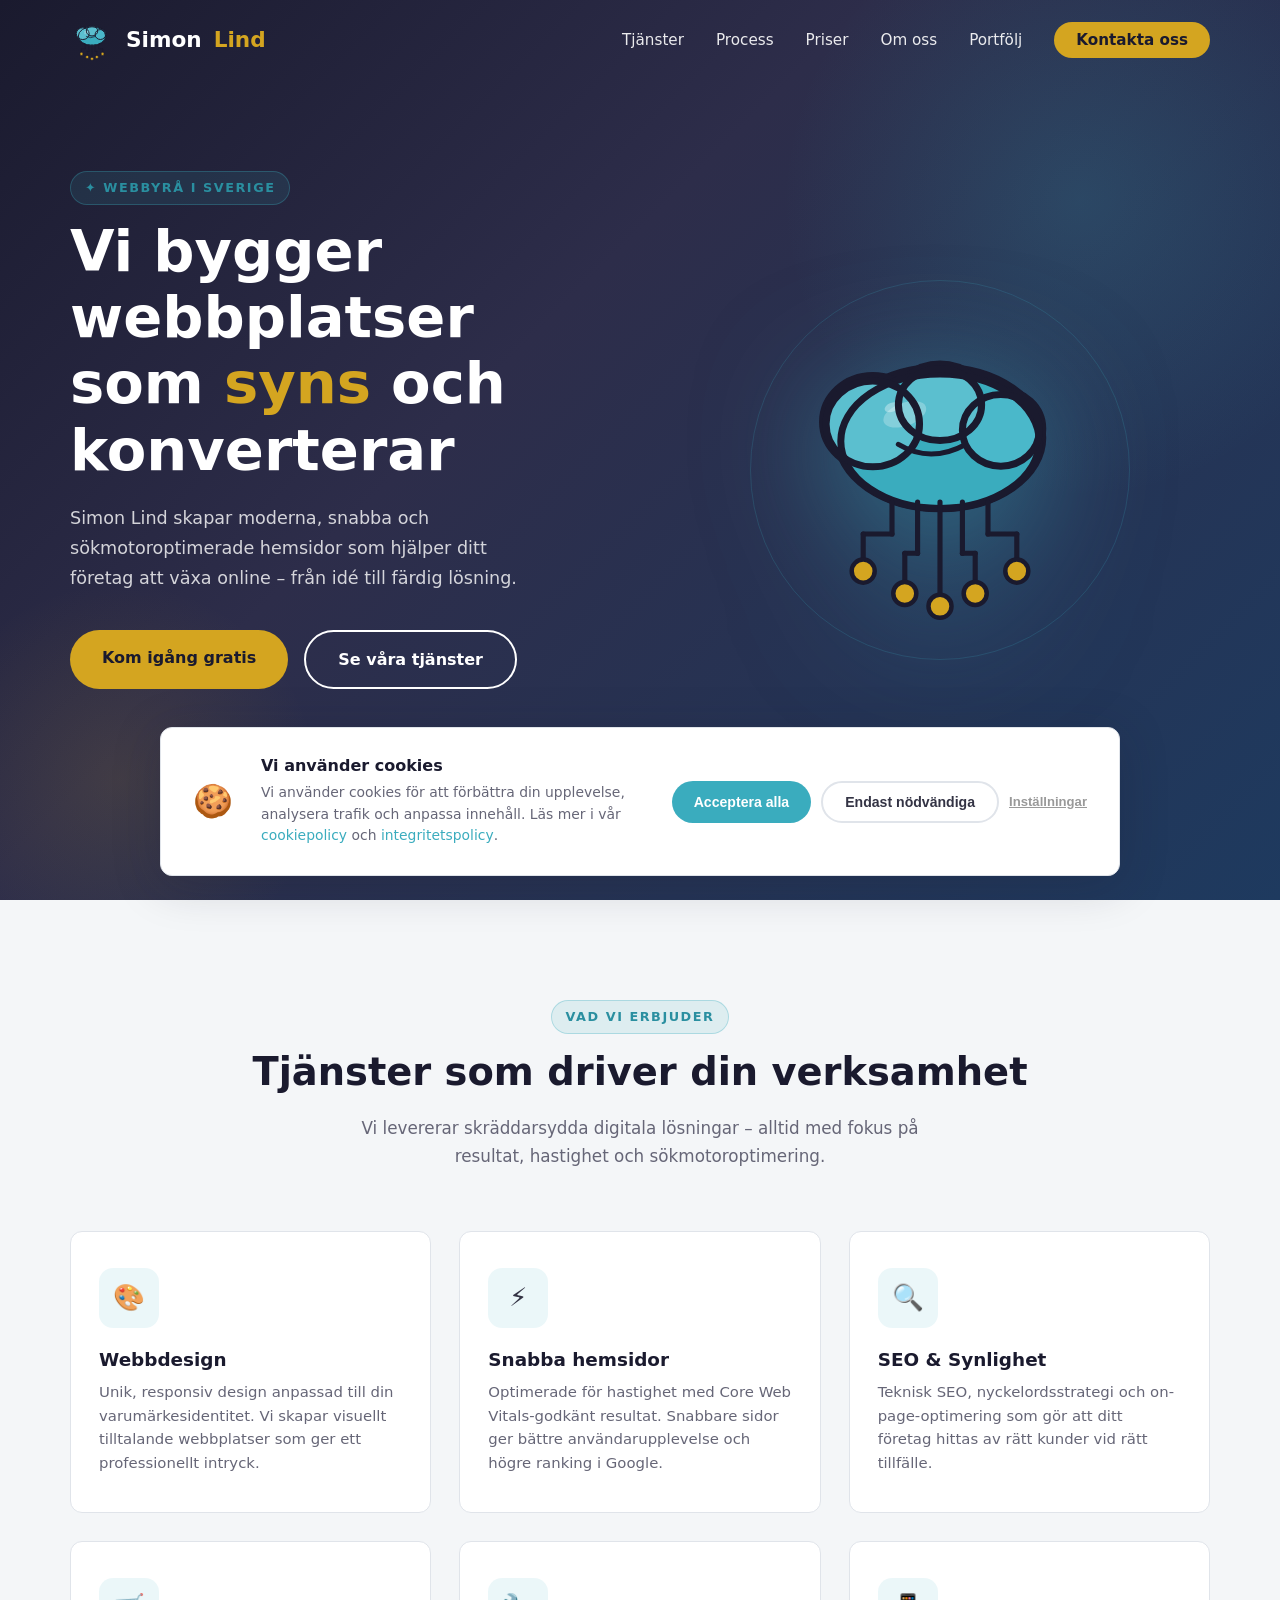
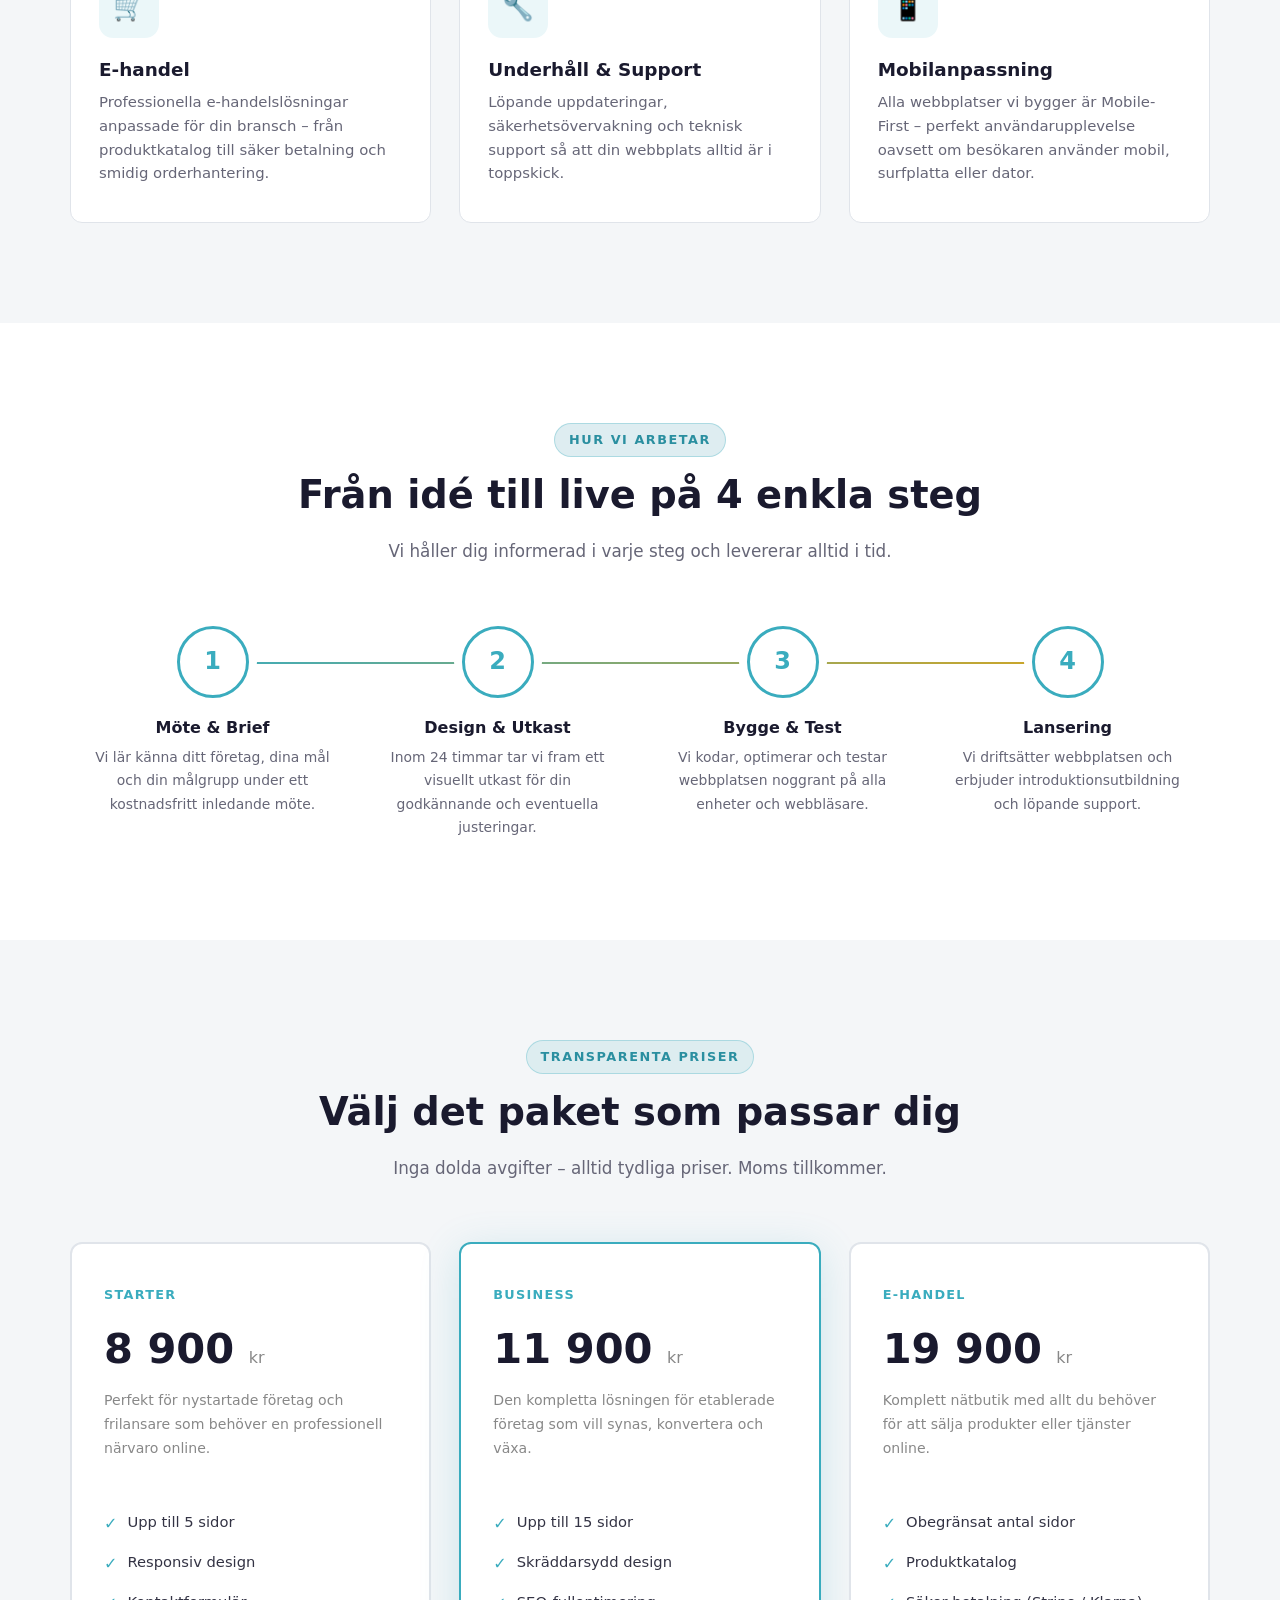
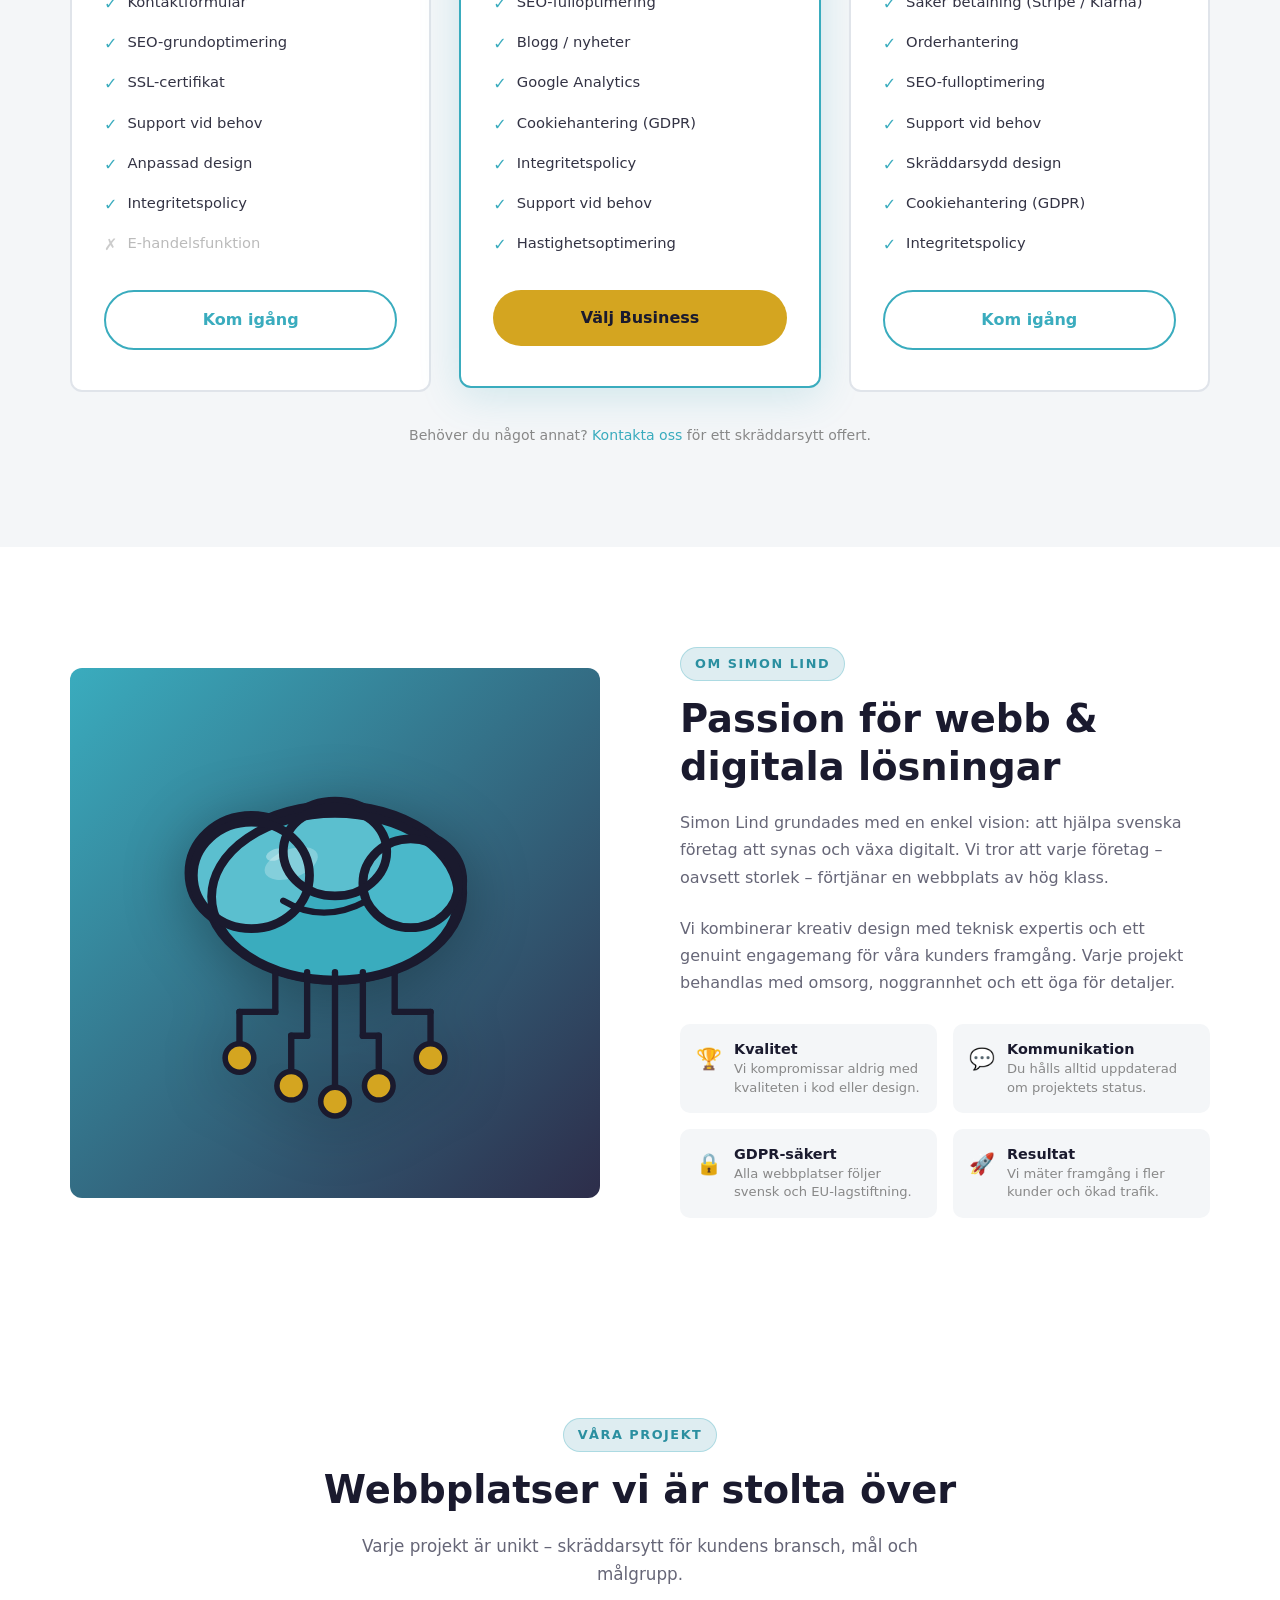
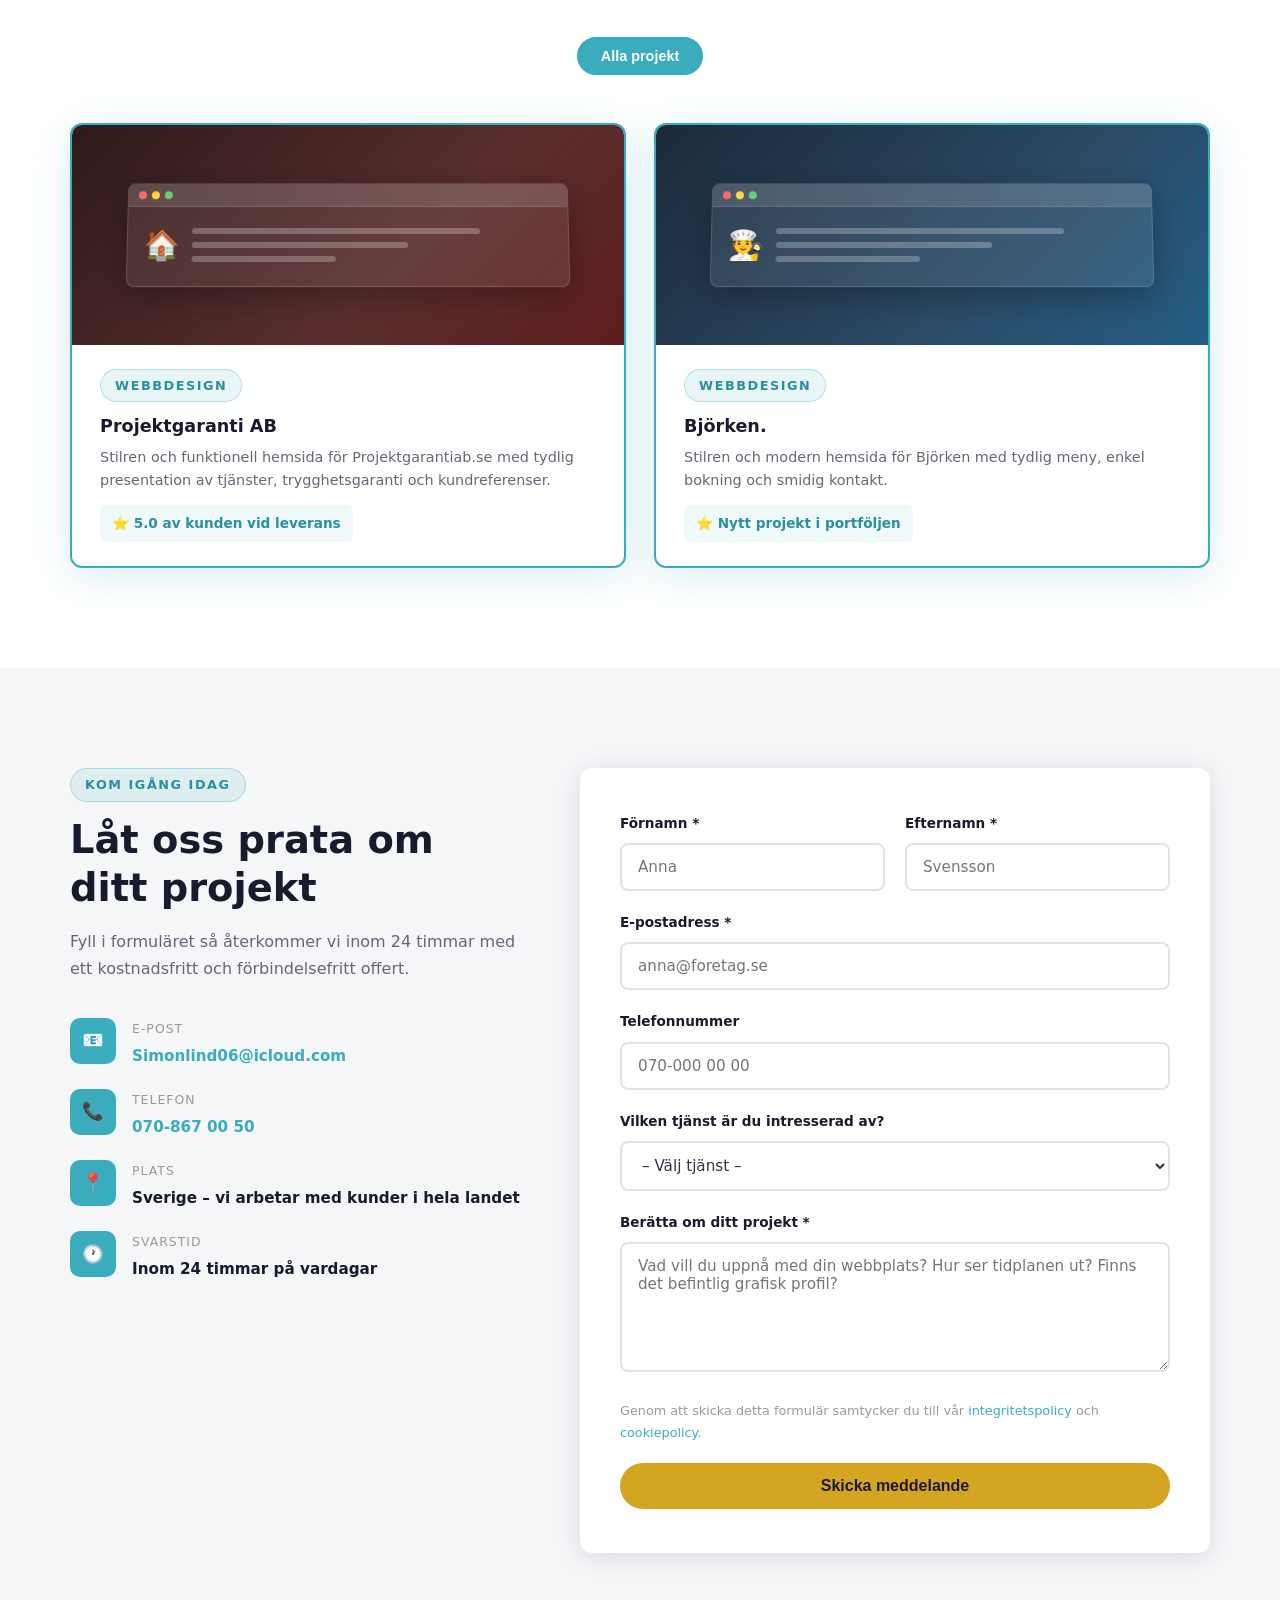
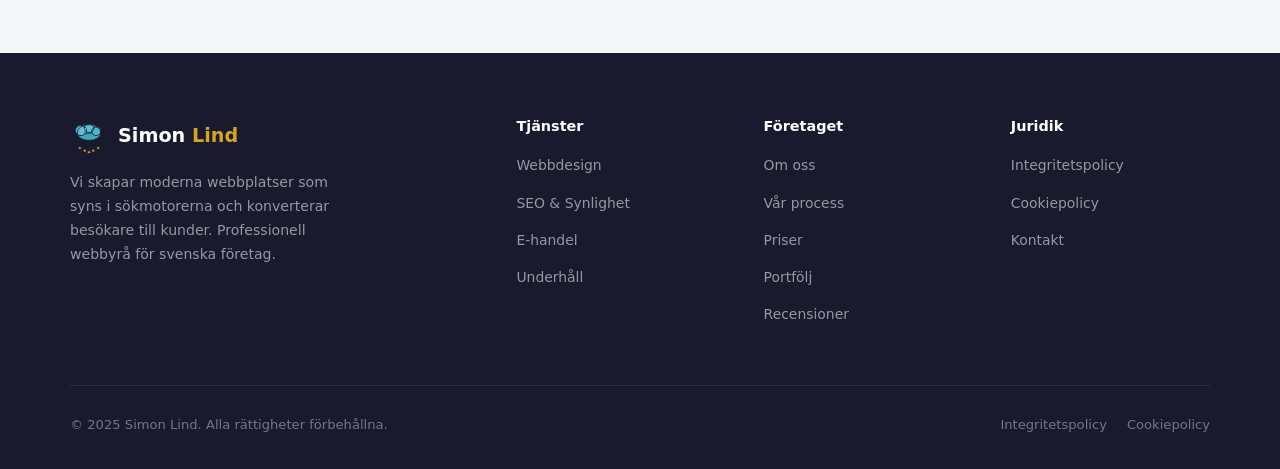
<file: index.html>
<!DOCTYPE html>
<html lang="sv">
<head>
  <meta charset="UTF-8" />
  <meta name="viewport" content="width=device-width, initial-scale=1.0" />
  <meta name="description" content="Simon Lind – Vi bygger moderna, snabba och effektiva webbplatser för svenska företag. Professionell webbdesign, SEO och digital närvaro." />
  <meta name="keywords" content="webbyrå, webbdesign, hemsida, SEO, WordPress, e-handel, Sverige" />
  <meta name="author" content="Simon Lind" />
  <meta property="og:title" content="Simon Lind | Professionell Webbyrå" />
  <meta property="og:description" content="Vi skapar webbplatser som syns, konverterar och växer med ditt företag." />
  <meta property="og:type" content="website" />
  <title>Simon Lind | Professionell Webbyrå</title>
  <link rel="stylesheet" href="style.css" />
  <link rel="icon" href="data:image/svg+xml,<svg xmlns='http://www.w3.org/2000/svg' viewBox='0 0 100 100'><text y='.9em' font-size='90'>☁️</text></svg>" />
</head>
<body>

<!-- ============================================================
     NAVIGATION
     ============================================================ -->
<nav id="navbar" aria-label="Huvudnavigation">
  <div class="container nav-inner">
    <a href="#hero" class="nav-logo" aria-label="Simon Lind startsida">
      <img src="logo.svg" alt="Simon Lind logotyp" onerror="this.style.display='none'" />
      Simon <span>Lind</span>
    </a>

    <ul class="nav-links" id="navLinks" role="menubar">
      <li role="none"><a href="#tjanster" role="menuitem">Tjänster</a></li>
      <li role="none"><a href="#process" role="menuitem">Process</a></li>
      <li role="none"><a href="#priser" role="menuitem">Priser</a></li>
      <li role="none"><a href="#om-oss" role="menuitem">Om oss</a></li>
      <li role="none"><a href="#portfölj" role="menuitem">Portfölj</a></li>
      <li role="none"><a href="#kontakt" class="btn-nav" role="menuitem">Kontakta oss</a></li>
    </ul>

    <button class="nav-toggle" id="navToggle" aria-label="Öppna meny" aria-expanded="false" aria-controls="navLinks">
      <span></span><span></span><span></span>
    </button>
  </div>
</nav>

<!-- ============================================================
     HERO
     ============================================================ -->
<section id="hero" aria-label="Välkommen">
  <div class="container hero-inner">
    <div class="hero-text">
      <span class="label">✦ Webbyrå i Sverige</span>
      <h1>Vi bygger webbplatser<br/>som <span>syns</span> och<br/>konverterar</h1>
      <p>Simon Lind skapar moderna, snabba och sökmotoroptimerade hemsidor som hjälper ditt företag att växa online – från idé till färdig lösning.</p>
      <div class="hero-btns">
        <a href="#kontakt" class="btn btn-primary">Kom igång gratis</a>
        <a href="#tjanster" class="btn btn-secondary">Se våra tjänster</a>
      </div>
      <div class="hero-stats">
        <div class="stat-item">
          
        </div>
        <div class="stat-item">
          
        </div>
        <div class="stat-item">
        
        </div>
      </div>
    </div>

    <div class="hero-visual" aria-hidden="true">
      <div class="hero-logo-wrap">
        <div class="orbit-ring"><div class="orbit-dot"></div></div>
        <div class="orbit-ring"></div>
        <img src="logo.svg" alt="Simon Lind" onerror="this.src='data:image/svg+xml,<svg xmlns=\'http://www.w3.org/2000/svg\' width=\'320\' height=\'320\' viewBox=\'0 0 320 320\'><defs><radialGradient id=\'g\' cx=\'50%\' cy=\'40%\'><stop offset=\'0%\' stop-color=\'%236ECBD9\'/><stop offset=\'100%\' stop-color=\'%232A8FA0\'/></radialGradient></defs><ellipse cx=\'160\' cy=\'130\' rx=\'110\' ry=\'80\' fill=\'url(%23g)\' stroke=\'%231A1A2E\' stroke-width=\'8\'/><ellipse cx=\'115\' cy=\'110\' rx=\'55\' ry=\'50\' fill=\'%236ECBD9\' stroke=\'%231A1A2E\' stroke-width=\'8\'/><ellipse cx=\'205\' cy=\'118\' rx=\'45\' ry=\'42\' fill=\'%235BBFCF\' stroke=\'%231A1A2E\' stroke-width=\'8\'/><line x1=\'130\' y1=\'200\' x2=\'130\' y2=\'240\' stroke=\'%231A1A2E\' stroke-width=\'6\'/><line x1=\'130\' y1=\'240\' x2=\'100\' y2=\'240\' stroke=\'%231A1A2E\' stroke-width=\'6\'/><line x1=\'130\' y1=\'240\' x2=\'130\' y2=\'270\' stroke=\'%231A1A2E\' stroke-width=\'6\'/><circle cx=\'100\' cy=\'250\' r=\'12\' fill=\'%23D4A520\' stroke=\'%231A1A2E\' stroke-width=\'5\'/><circle cx=\'130\' cy=\'282\' r=\'12\' fill=\'%23D4A520\' stroke=\'%231A1A2E\' stroke-width=\'5\'/><line x1=\'160\' y1=\'200\' x2=\'160\' y2=\'280\' stroke=\'%231A1A2E\' stroke-width=\'6\'/><circle cx=\'160\' cy=\'292\' r=\'12\' fill=\'%23D4A520\' stroke=\'%231A1A2E\' stroke-width=\'5\'/><line x1=\'190\' y1=\'200\' x2=\'190\' y2=\'240\' stroke=\'%231A1A2E\' stroke-width=\'6\'/><line x1=\'190\' y1=\'240\' x2=\'220\' y2=\'240\' stroke=\'%231A1A2E\' stroke-width=\'6\'/><line x1=\'190\' y1=\'240\' x2=\'190\' y2=\'270\' stroke=\'%231A1A2E\' stroke-width=\'6\'/><circle cx=\'220\' cy=\'252\' r=\'12\' fill=\'%23D4A520\' stroke=\'%231A1A2E\' stroke-width=\'5\'/><circle cx=\'190\' cy=\'282\' r=\'12\' fill=\'%23D4A520\' stroke=\'%231A1A2E\' stroke-width=\'5\'/></svg>'" />
      </div>
    </div>
  </div>
</section>

<!-- ============================================================
     TJÄNSTER
     ============================================================ -->
<section id="tjanster" aria-labelledby="tjanster-heading">
  <div class="container">
    <div class="intro text-center">
      <span class="section-tag">Vad vi erbjuder</span>
      <h2 class="section-title" id="tjanster-heading">Tjänster som driver din verksamhet</h2>
      <p class="section-subtitle">Vi levererar skräddarsydda digitala lösningar – alltid med fokus på resultat, hastighet och sökmotoroptimering.</p>
    </div>

    <div class="services-grid">
      <div class="service-card">
        <div class="service-icon">🎨</div>
        <h3>Webbdesign</h3>
        <p>Unik, responsiv design anpassad till din varumärkesidentitet. Vi skapar visuellt tilltalande webbplatser som ger ett professionellt intryck.</p>
      </div>
      <div class="service-card">
        <div class="service-icon">⚡</div>
        <h3>Snabba hemsidor</h3>
        <p>Optimerade för hastighet med Core Web Vitals-godkänt resultat. Snabbare sidor ger bättre användarupplevelse och högre ranking i Google.</p>
      </div>
      <div class="service-card">
        <div class="service-icon">🔍</div>
        <h3>SEO & Synlighet</h3>
        <p>Teknisk SEO, nyckelordsstrategi och on-page-optimering som gör att ditt företag hittas av rätt kunder vid rätt tillfälle.</p>
      </div>
      <div class="service-card">
        <div class="service-icon">🛒</div>
        <h3>E-handel</h3>
        <p>Professionella e-handelslösningar anpassade för din bransch – från produktkatalog till säker betalning och smidig orderhantering.</p>
      </div>
      <div class="service-card">
        <div class="service-icon">🔧</div>
        <h3>Underhåll & Support</h3>
        <p>Löpande uppdateringar, säkerhetsövervakning och teknisk support så att din webbplats alltid är i toppskick.</p>
      </div>
      <div class="service-card">
        <div class="service-icon">📱</div>
        <h3>Mobil­anpassning</h3>
        <p>Alla webbplatser vi bygger är Mobile-First – perfekt användarupplevelse oavsett om besökaren använder mobil, surfplatta eller dator.</p>
      </div>
    </div>
  </div>
</section>

<!-- ============================================================
     PROCESS
     ============================================================ -->
<section id="process" aria-labelledby="process-heading">
  <div class="container">
    <div class="intro text-center">
      <span class="section-tag">Hur vi arbetar</span>
      <h2 class="section-title" id="process-heading">Från idé till live på 4 enkla steg</h2>
      <p class="section-subtitle">Vi håller dig informerad i varje steg och levererar alltid i tid.</p>
    </div>

    <div class="process-steps">
      <div class="step">
        <div class="step-num">1</div>
        <h3>Möte & Brief</h3>
        <p>Vi lär känna ditt företag, dina mål och din målgrupp under ett kostnadsfritt inledande möte.</p>
      </div>
      <div class="step">
        <div class="step-num">2</div>
        <h3>Design & Utkast</h3>
        <p>Inom 24 timmar tar vi fram ett visuellt utkast för din godkännande och eventuella justeringar.</p>
      </div>
      <div class="step">
        <div class="step-num">3</div>
        <h3>Bygge & Test</h3>
        <p>Vi kodar, optimerar och testar webbplatsen noggrant på alla enheter och webbläsare.</p>
      </div>
      <div class="step">
        <div class="step-num">4</div>
        <h3>Lansering</h3>
        <p>Vi driftsätter webbplatsen och erbjuder introduktionsutbildning och löpande support.</p>
      </div>
    </div>
  </div>
</section>

<!-- ============================================================
     PRISER
     ============================================================ -->
<section id="priser" aria-labelledby="priser-heading">
  <div class="container">
    <div class="intro text-center">
      <span class="section-tag">Transparenta priser</span>
      <h2 class="section-title" id="priser-heading">Välj det paket som passar dig</h2>
      <p class="section-subtitle">Inga dolda avgifter – alltid tydliga priser. Moms tillkommer.</p>
    </div>

    <div class="packages-grid">
      <!-- Starter -->
      <div class="package-card">
        <div class="package-name">Starter</div>
        <div class="package-price">8 900 <span>kr</span></div>
        <div class="package-desc">Perfekt för nystartade företag och frilansare som behöver en professionell närvaro online.</div>
        <ul class="package-features">
          <li>Upp till 5 sidor</li>
          <li>Responsiv design</li>
          <li>Kontaktformulär</li>
          <li>SEO-grundoptimering</li>
          <li>SSL-certifikat</li>
          <li>Support vid behov</li>
          <li>Anpassad design</li>
          <li>Integritetspolicy</li>
          <li class="no">E-handelsfunktion</li>
          
        </ul>
        <a href="#kontakt" class="btn btn-outline" style="width:100%;text-align:center">Kom igång</a>
      </div>

      <!-- Business – popular -->
      <div class="package-card popular">
        
        <div class="package-name">Business</div>
        <div class="package-price">11 900 <span>kr</span></div>
        <div class="package-desc">Den kompletta lösningen för etablerade företag som vill synas, konvertera och växa.</div>
        <ul class="package-features">
          <li>Upp till 15 sidor</li>
          <li>Skräddarsydd design</li>
          <li>SEO-fulloptimering</li>
          <li>Blogg / nyheter</li>
          <li>Google Analytics</li>
          <li>Cookiehantering (GDPR)</li>
          <li>Integritetspolicy</li>
          <li>Support vid behov</li>
          <li>Hastighetsoptimering</li>
        </ul>
        <a href="#kontakt" class="btn btn-primary" style="width:100%;text-align:center">Välj Business</a>
      </div>

      <!-- E-handel -->
      <div class="package-card">
        <div class="package-name">E-handel</div>
        <div class="package-price">19 900 <span>kr</span></div>
        <div class="package-desc">Komplett nätbutik med allt du behöver för att sälja produkter eller tjänster online.</div>
        <ul class="package-features">
          <li>Obegränsat antal sidor</li>
          <li>Produktkatalog</li>
          <li>Säker betalning (Stripe / Klarna)</li>
          <li>Orderhantering</li>
          <li>SEO-fulloptimering</li>
          <li>Support vid behov</li>
          <li>Skräddarsydd design</li>
          <li>Cookiehantering (GDPR)</li>
          <li>Integritetspolicy</li>
        </ul>
        <a href="#kontakt" class="btn btn-outline" style="width:100%;text-align:center">Kom igång</a>
      </div>
    </div>

    <p class="text-center" style="margin-top:32px;color:#888;font-size:0.88rem;">
      Behöver du något annat? <a href="#kontakt">Kontakta oss</a> för ett skräddarsytt offert.
    </p>
  </div>
</section>

<!-- ============================================================
     OM OSS
     ============================================================ -->
<section id="om-oss" aria-labelledby="om-oss-heading">
  <div class="container">
    <div class="about-inner">
      <div class="about-visual" aria-hidden="true">
        <div class="about-img-wrap">
          <img src="logo.svg" alt="Simon Lind" onerror="this.src='data:image/svg+xml,<svg xmlns=\'http://www.w3.org/2000/svg\' width=\'300\' height=\'300\' viewBox=\'0 0 320 320\'><defs><radialGradient id=\'g\' cx=\'50%\' cy=\'40%\'><stop offset=\'0%\' stop-color=\'%236ECBD9\'/><stop offset=\'100%\' stop-color=\'%232A8FA0\'/></radialGradient></defs><ellipse cx=\'160\' cy=\'130\' rx=\'110\' ry=\'80\' fill=\'url(%23g)\' stroke=\'%231A1A2E\' stroke-width=\'8\'/><ellipse cx=\'115\' cy=\'110\' rx=\'55\' ry=\'50\' fill=\'%236ECBD9\' stroke=\'%231A1A2E\' stroke-width=\'8\'/><ellipse cx=\'205\' cy=\'118\' rx=\'45\' ry=\'42\' fill=\'%235BBFCF\' stroke=\'%231A1A2E\' stroke-width=\'8\'/><line x1=\'130\' y1=\'200\' x2=\'130\' y2=\'240\' stroke=\'%231A1A2E\' stroke-width=\'6\'/><circle cx=\'130\' cy=\'282\' r=\'12\' fill=\'%23D4A520\' stroke=\'%231A1A2E\' stroke-width=\'5\'/><line x1=\'160\' y1=\'200\' x2=\'160\' y2=\'280\' stroke=\'%231A1A2E\' stroke-width=\'6\'/><circle cx=\'160\' cy=\'292\' r=\'12\' fill=\'%23D4A520\' stroke=\'%231A1A2E\' stroke-width=\'5\'/><line x1=\'190\' y1=\'200\' x2=\'190\' y2=\'270\' stroke=\'%231A1A2E\' stroke-width=\'6\'/><circle cx=\'190\' cy=\'282\' r=\'12\' fill=\'%23D4A520\' stroke=\'%231A1A2E\' stroke-width=\'5\'/></svg>'" />
        </div>
       
      </div>

      <div class="about-text">
        <span class="section-tag">Om Simon Lind</span>
        <h2 class="section-title" id="om-oss-heading">Passion för webb &amp; digitala lösningar</h2>
        <p>Simon Lind grundades med en enkel vision: att hjälpa svenska företag att synas och växa digitalt. Vi tror att varje företag – oavsett storlek – förtjänar en webbplats av hög klass.</p>
        <p>Vi kombinerar kreativ design med teknisk expertis och ett genuint engagemang för våra kunders framgång. Varje projekt behandlas med omsorg, noggrannhet och ett öga för detaljer.</p>

        <div class="about-values">
          <div class="value-item">
            <div class="value-icon">🏆</div>
            <div>
              <h4>Kvalitet</h4>
              <p>Vi kompromissar aldrig med kvaliteten i kod eller design.</p>
            </div>
          </div>
          <div class="value-item">
            <div class="value-icon">💬</div>
            <div>
              <h4>Kommunikation</h4>
              <p>Du hålls alltid uppdaterad om projektets status.</p>
            </div>
          </div>
          <div class="value-item">
            <div class="value-icon">🔒</div>
            <div>
              <h4>GDPR-säkert</h4>
              <p>Alla webbplatser följer svensk och EU-lagstiftning.</p>
            </div>
          </div>
          <div class="value-item">
            <div class="value-icon">🚀</div>
            <div>
              <h4>Resultat</h4>
              <p>Vi mäter framgång i fler kunder och ökad trafik.</p>
            </div>
          </div>
        </div>
      </div>
    </div>
  </div>
</section>


<!-- ============================================================
     PORTFÖLJ
     ============================================================ -->
<section id="portfölj" aria-labelledby="portfolio-heading">
  <div class="container">
    <div class="intro text-center">
      <span class="section-tag">Våra projekt</span>
      <h2 class="section-title" id="portfolio-heading">Webbplatser vi är stolta över</h2>
      <p class="section-subtitle">Varje projekt är unikt – skräddarsytt för kundens bransch, mål och målgrupp.</p>
    </div>

    <div class="portfolio-filters" role="group" aria-label="Filtrera projekt">
      <button class="portfolio-filter active" data-filter="alla">Alla projekt</button>
    </div>

    <div class="portfolio-grid">
      <a href="https://projektgarantiab.se" class="portfolio-card-link portfolio-card-link--projektgaranti">
        <div class="portfolio-card" data-category="webbdesign">
          <div class="portfolio-img" style="background:linear-gradient(135deg,#2E1A1A 0%,#5A2D2D 60%,#5F1E1E 100%)">
            <div class="portfolio-mockup">
              <div class="mockup-bar"><span></span><span></span><span></span></div>
              <div class="mockup-content">
                <div class="mockup-logo">🏠</div>
                <div class="mockup-lines">
                  <div class="mockup-line w80"></div>
                  <div class="mockup-line w60"></div>
                  <div class="mockup-line w40"></div>
                </div>
              </div>
            </div>
          </div>
          <div class="portfolio-info">
            <span class="portfolio-tag">Webbdesign</span>
            <h3>Projektgaranti AB</h3>
            <p>Stilren och funktionell hemsida för Projektgarantiab.se med tydlig presentation av tjänster, trygghetsgaranti och kundreferenser.</p>
            <div class="portfolio-result">⭐ 5.0 av kunden vid leverans</div>
          </div>
        </div>
      </a>

      <a href="https://e-gold-one.vercel.app/" class="portfolio-card-link portfolio-card-link--projektgaranti">
        <div class="portfolio-card" data-category="webbdesign">
          <div class="portfolio-img" style="background:linear-gradient(135deg,#1C2A3A 0%,#2A4A66 60%,#245D85 100%)">
            <div class="portfolio-mockup">
              <div class="mockup-bar"><span></span><span></span><span></span></div>
              <div class="mockup-content">
                <div class="mockup-logo">🧑‍🍳</div>
                <div class="mockup-lines">
                  <div class="mockup-line w80"></div>
                  <div class="mockup-line w60"></div>
                  <div class="mockup-line w40"></div>
                </div>
              </div>
            </div>
          </div>
          <div class="portfolio-info">
            <span class="portfolio-tag">Webbdesign</span>
            <h3>Björken.</h3>
            <p>Stilren och modern hemsida för Björken med tydlig meny, enkel bokning och smidig kontakt.</p>
            <div class="portfolio-result">⭐ Nytt projekt i portföljen</div>
          </div>
        </div>
      </a>
    </div>
  </div>
</section>

<!-- ============================================================
     KONTAKT
     ============================================================ -->
<section id="kontakt" aria-labelledby="kontakt-heading">
  <div class="container">
    <div class="contact-inner">
      <div class="contact-info">
        <span class="section-tag">Kom igång idag</span>
        <h2 class="section-title" id="kontakt-heading">Låt oss prata om ditt projekt</h2>
        <p>Fyll i formuläret så återkommer vi inom 24 timmar med ett kostnadsfritt och förbindelsefritt offert.</p>

        <div class="contact-items">
          <div class="contact-item">
            <div class="contact-item-icon">📧</div>
            <div class="contact-item-text">
              <span>E-post</span>
              <strong><a href="mailto:Simonlind06@icloud.com">Simonlind06@icloud.com</a></strong>
            </div>
          </div>
          <div class="contact-item">
            <div class="contact-item-icon">📞</div>
            <div class="contact-item-text">
              <span>Telefon</span>
              <strong><a href="tel:+46701234567">070-867 00 50</a></strong>
            </div>
          </div>
          <div class="contact-item">
            <div class="contact-item-icon">📍</div>
            <div class="contact-item-text">
              <span>Plats</span>
              <strong>Sverige – vi arbetar med kunder i hela landet</strong>
            </div>
          </div>
          <div class="contact-item">
            <div class="contact-item-icon">🕐</div>
            <div class="contact-item-text">
              <span>Svarstid</span>
              <strong>Inom 24 timmar på vardagar</strong>
            </div>
          </div>
        </div>
      </div>

      <div class="contact-form" role="form" aria-label="Kontaktformulär">
       <form
  action="https://formspree.io/f/xvzvgdzn"
  method="POST"
>
          <div class="form-row">
            <div class="form-group">
              <label for="firstName">Förnamn *</label>
              <input type="text" id="firstName" name="firstName" placeholder="Anna" required autocomplete="given-name" />
            </div>
            <div class="form-group">
              <label for="lastName">Efternamn *</label>
              <input type="text" id="lastName" name="lastName" placeholder="Svensson" required autocomplete="family-name" />
            </div>
          </div>
          <div class="form-group">
            <label for="email">E-postadress *</label>
            <input type="email" id="email" name="email" placeholder="anna@foretag.se" required autocomplete="email" />
          </div>
          <div class="form-group">
            <label for="phone">Telefonnummer</label>
            <input type="tel" id="phone" name="phone" placeholder="070-000 00 00" autocomplete="tel" />
          </div>
          <div class="form-group">
            <label for="service">Vilken tjänst är du intresserad av?</label>
            <select id="service" name="service">
              <option value="">– Välj tjänst –</option>
              <option>Ny webbplats</option>
              <option>Redesign av befintlig sida</option>
              <option>E-handel</option>
              <option>SEO &amp; synlighet</option>
              <option>Underhåll &amp; support</option>
              <option>Övrigt</option>
            </select>
          </div>
          <div class="form-group">
            <label for="message">Berätta om ditt projekt *</label>
            <textarea id="message" name="message" placeholder="Vad vill du uppnå med din webbplats? Hur ser tidplanen ut? Finns det befintlig grafisk profil?" required></textarea>
          </div>
          <p class="form-note">
            Genom att skicka detta formulär samtycker du till vår
            <a href="integritetspolicy.html">integritetspolicy</a> och
            <a href="cookiepolicy.html">cookiepolicy</a>.
          </p>
          <button type="submit" class="btn btn-primary" style="width:100%;justify-content:center">Skicka meddelande</button>
          <div id="formSuccess" role="alert">
            ✅ Tack! Vi återkommer inom 24 timmar.
          </div>
        </form>
      </div>
    </div>
  </div>
</section>

<!-- ============================================================
     FOOTER
     ============================================================ -->
<footer>
  <div class="container">
    <div class="footer-inner">
      <div class="footer-brand">
        <div class="logo-wrap">
          <img src="logo.svg" alt="Simon Lind" onerror="this.style.display='none'" />
          <span>Simon <em>Lind</em></span>
        </div>
        <p>Vi skapar moderna webbplatser som syns i sökmotorerna och konverterar besökare till kunder. Professionell webbyrå för svenska företag.</p>
      </div>

      <div class="footer-col">
        <h4>Tjänster</h4>
        <ul>
          <li><a href="#tjanster">Webbdesign</a></li>
          <li><a href="#tjanster">SEO &amp; Synlighet</a></li>
          <li><a href="#tjanster">E-handel</a></li>
          <li><a href="#tjanster">Underhåll</a></li>
        </ul>
      </div>

      <div class="footer-col">
        <h4>Företaget</h4>
        <ul>
          <li><a href="#om-oss">Om oss</a></li>
          <li><a href="#process">Vår process</a></li>
          <li><a href="#priser">Priser</a></li>
          <li><a href="#portfölj">Portfölj</a></li>
          <li><a href="#recensioner">Recensioner</a></li>
        </ul>
      </div>

      <div class="footer-col">
        <h4>Juridik</h4>
        <ul>
          <li><a href="integritetspolicy.html">Integritetspolicy</a></li>
          <li><a href="cookiepolicy.html">Cookiepolicy</a></li>
          <li><a href="#kontakt">Kontakt</a></li>
        </ul>
      </div>
    </div>

    <div class="footer-bottom">
      <p>© 2025 Simon Lind. Alla rättigheter förbehållna.</p>
      <div class="footer-bottom-links">
        <a href="integritetspolicy.html">Integritetspolicy</a>
        <a href="cookiepolicy.html">Cookiepolicy</a>
      </div>
    </div>
  </div>
</footer>

<!-- ============================================================
     COOKIE BANNER
     ============================================================ -->
<div id="cookie-banner" role="region" aria-label="Cookiemedgivande" aria-live="polite">
  <div class="cookie-inner">
    <div class="cookie-icon" aria-hidden="true">🍪</div>
    <div class="cookie-text">
      <h3>Vi använder cookies</h3>
      <p>
        Vi använder cookies för att förbättra din upplevelse, analysera trafik och anpassa innehåll. Läs mer i vår
        <a href="cookiepolicy.html">cookiepolicy</a> och <a href="integritetspolicy.html">integritetspolicy</a>.
      </p>
    </div>
    <div class="cookie-actions">
      <button class="cookie-btn cookie-btn-accept" id="cookieAccept">Acceptera alla</button>
      <button class="cookie-btn cookie-btn-necessary" id="cookieNecessary">Endast nödvändiga</button>
      <button class="cookie-btn cookie-btn-settings" id="cookieSettings">Inställningar</button>
    </div>
  </div>
</div>

<!-- ============================================================
     COOKIE SETTINGS MODAL
     ============================================================ -->
<div id="cookie-modal" role="dialog" aria-modal="true" aria-labelledby="modalTitle">
  <div class="modal-box">
    <div class="modal-header">
      <h3 id="modalTitle">Cookieinställningar</h3>
      <button class="modal-close" id="cookieModalClose" aria-label="Stäng">✕</button>
    </div>
    <p class="modal-desc">
      Här kan du välja vilka typer av cookies du tillåter. Nödvändiga cookies krävs för att webbplatsen ska fungera och kan inte stängas av. Övriga cookies hjälper oss att förbättra din upplevelse och analysera trafiken. Du kan ändra dina inställningar när som helst via vår <a href="cookiepolicy.html">cookiepolicy</a>.
    </p>

    <div class="cookie-category">
      <div class="cookie-cat-header">
        <span>🔒 Nödvändiga cookies</span>
        <span class="always-on">Alltid aktiv</span>
      </div>
      <p class="cookie-cat-desc">Dessa cookies krävs för att webbplatsen ska fungera korrekt. De lagrar sessionsdata, inloggningsuppgifter och dina cookieinställningar. De kan inte inaktiveras.</p>
    </div>

    <div class="cookie-category">
      <div class="cookie-cat-header">
        <span>📊 Analytiska cookies</span>
        <label class="toggle-switch">
          <input type="checkbox" id="toggleAnalytics" />
          <span class="toggle-slider"></span>
        </label>
      </div>
      <p class="cookie-cat-desc">Hjälper oss att förstå hur besökare interagerar med webbplatsen (t.ex. Google Analytics). All data är anonym och aggregerad.</p>
    </div>

    <div class="cookie-category">
      <div class="cookie-cat-header">
        <span>📣 Marknadsföringscookies</span>
        <label class="toggle-switch">
          <input type="checkbox" id="toggleMarketing" />
          <span class="toggle-slider"></span>
        </label>
      </div>
      <p class="cookie-cat-desc">Används för att visa relevanta annonser och mäta effekten av marknadsföringskampanjer. Dessa cookies kan delas med annonspartners.</p>
    </div>

    <div class="modal-footer">
      <button class="btn btn-outline" id="cookieSavePrefs">Spara mina val</button>
      <button class="btn btn-primary" id="cookieModalAcceptAll">Acceptera alla</button>
    </div>
  </div>
</div>

<script src="script.js"></script>
</body>
</html>
</file>
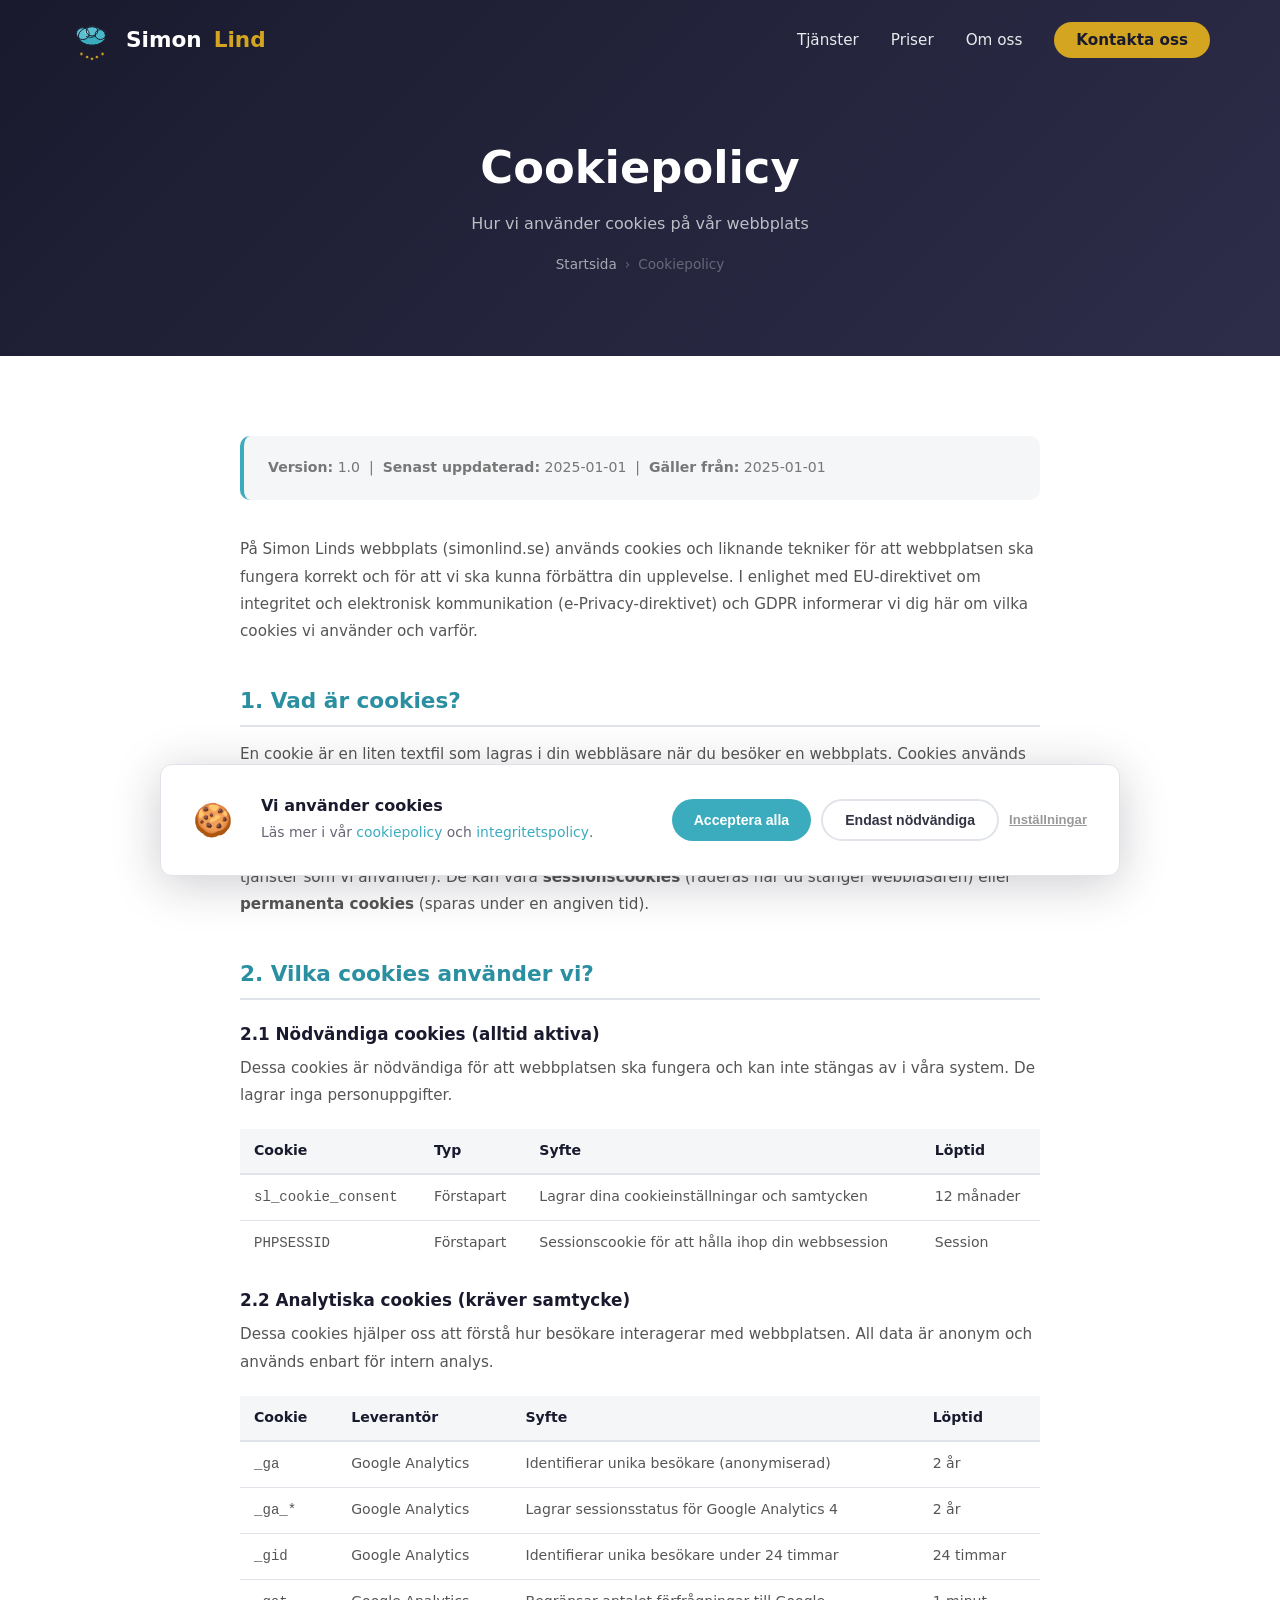
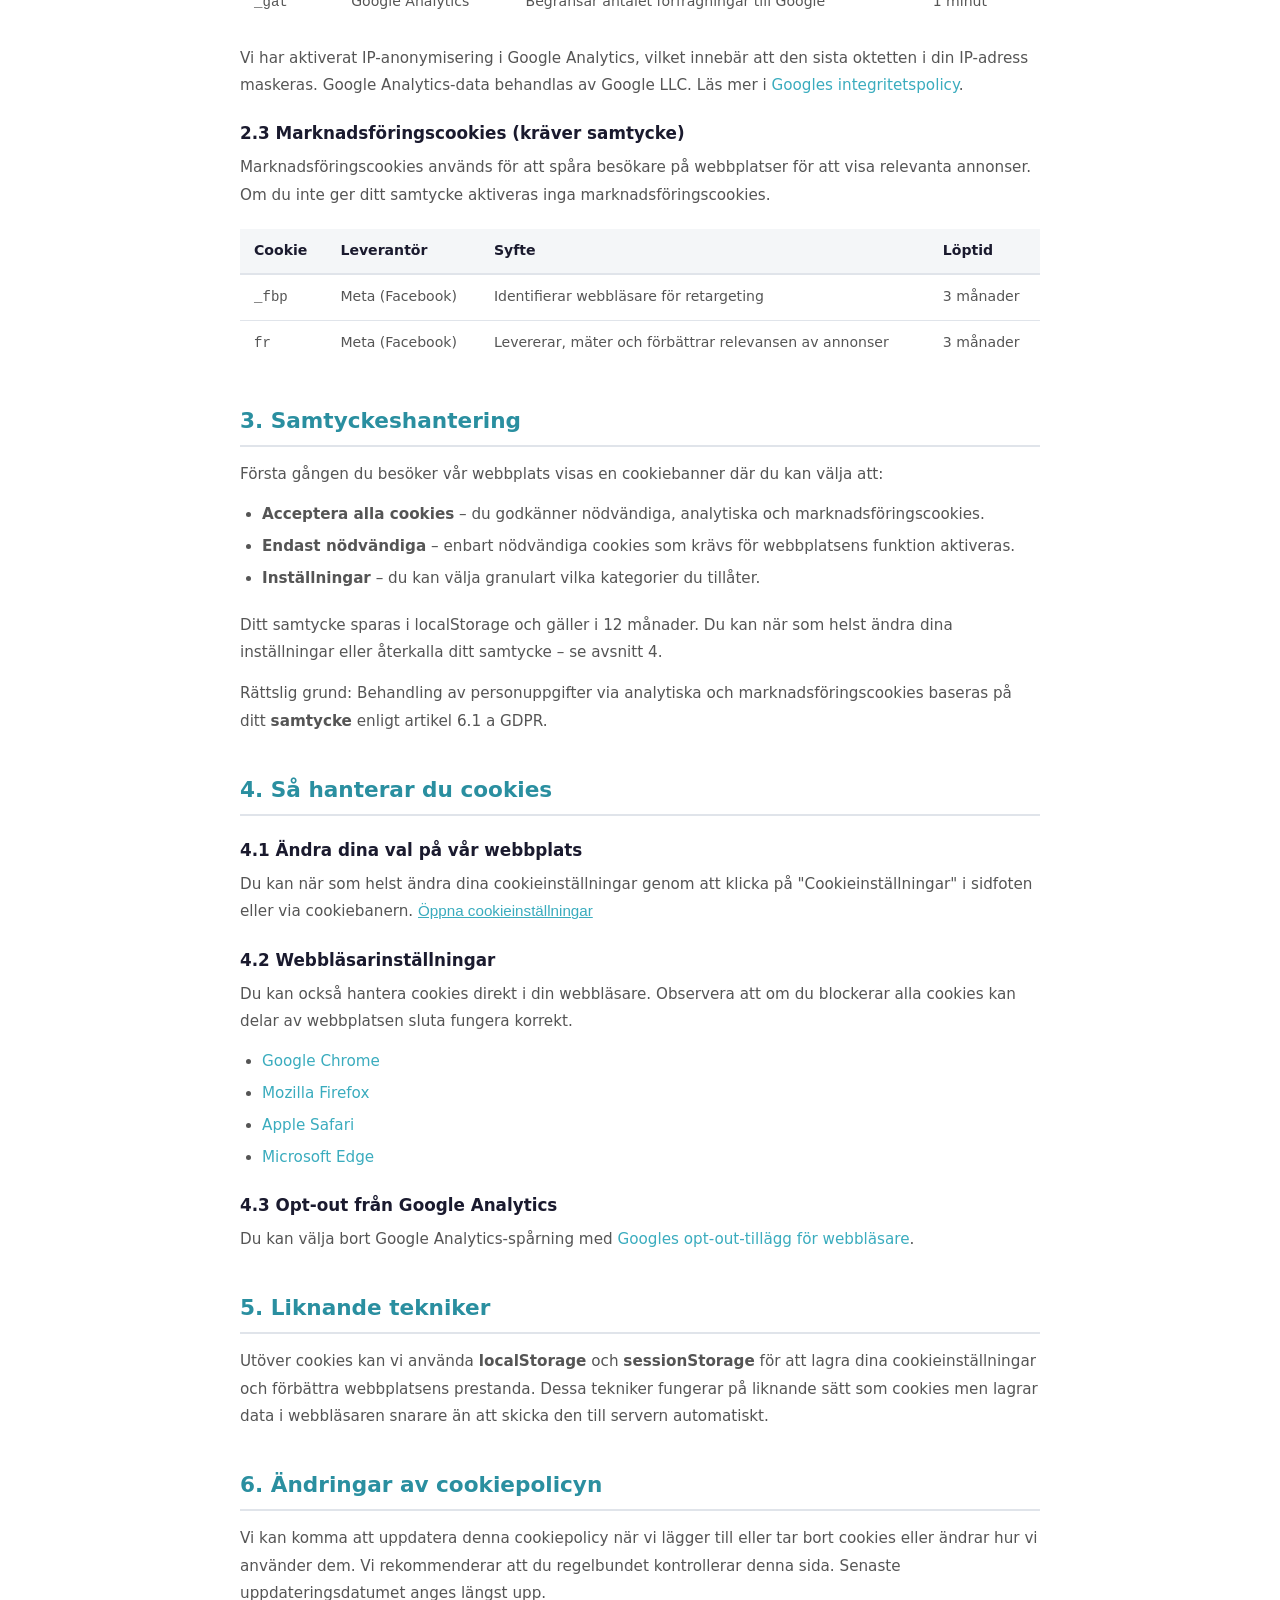
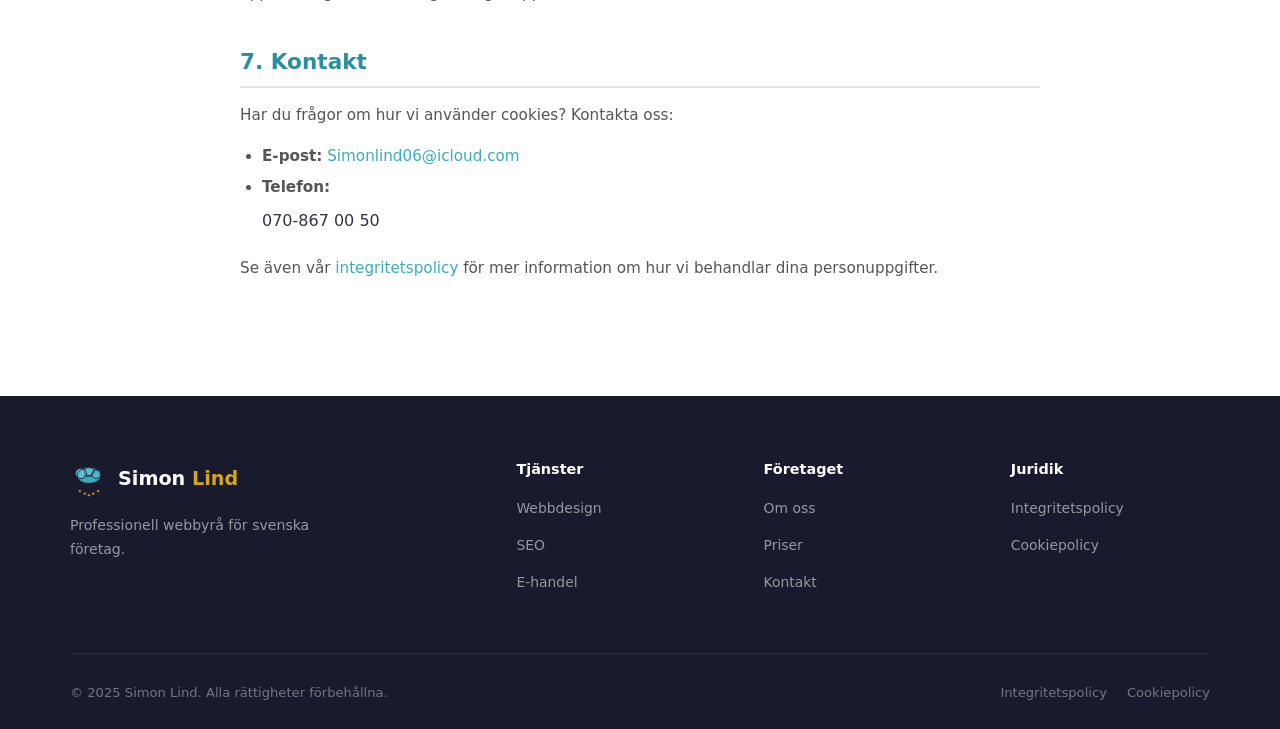
<file: cookiepolicy.html>
<!DOCTYPE html>
<html lang="sv">
<head>
  <meta charset="UTF-8" />
  <meta name="viewport" content="width=device-width, initial-scale=1.0" />
  <meta name="description" content="Cookiepolicy för Simon Lind – information om vilka cookies vi använder, varför och hur du hanterar dem. GDPR-anpassad." />
  <meta name="robots" content="noindex, follow" />
  <title>Cookiepolicy | Simon Lind</title>
  <link rel="stylesheet" href="style.css" />
  <link rel="icon" href="data:image/svg+xml,<svg xmlns='http://www.w3.org/2000/svg' viewBox='0 0 100 100'><text y='.9em' font-size='90'>☁️</text></svg>" />
</head>
<body>

<!-- NAVIGATION -->
<nav id="navbar" aria-label="Huvudnavigation">
  <div class="container nav-inner">
    <a href="index.html" class="nav-logo" aria-label="Till startsidan">
      <img src="logo.svg" alt="Simon Lind logotyp" onerror="this.style.display='none'" />
      Simon <span>Lind</span>
    </a>
    <ul class="nav-links" id="navLinks" role="menubar">
      <li role="none"><a href="index.html#tjanster" role="menuitem">Tjänster</a></li>
      <li role="none"><a href="index.html#priser" role="menuitem">Priser</a></li>
      <li role="none"><a href="index.html#om-oss" role="menuitem">Om oss</a></li>
      <li role="none"><a href="index.html#kontakt" class="btn-nav" role="menuitem">Kontakta oss</a></li>
    </ul>
    <button class="nav-toggle" id="navToggle" aria-label="Öppna meny" aria-expanded="false" aria-controls="navLinks">
      <span></span><span></span><span></span>
    </button>
  </div>
</nav>

<!-- PAGE HEADER -->
<header class="page-header">
  <div class="container">
    <h1>Cookiepolicy</h1>
    <p>Hur vi använder cookies på vår webbplats</p>
    <nav class="breadcrumb" aria-label="Brödsmulor">
      <a href="index.html">Startsida</a>
      <span>›</span>
      <span aria-current="page">Cookiepolicy</span>
    </nav>
  </div>
</header>

<!-- CONTENT -->
<main class="policy-content">
  <div class="container">
    <div class="policy-wrap">

      <div class="policy-meta">
        <strong>Version:</strong> 1.0 &nbsp;|&nbsp;
        <strong>Senast uppdaterad:</strong> 2025-01-01 &nbsp;|&nbsp;
        <strong>Gäller från:</strong> 2025-01-01
      </div>

      <p>
        På Simon Linds webbplats (simonlind.se) används cookies och liknande tekniker för att webbplatsen ska fungera korrekt och för att vi ska kunna förbättra din upplevelse. I enlighet med EU-direktivet om integritet och elektronisk kommunikation (e-Privacy-direktivet) och GDPR informerar vi dig här om vilka cookies vi använder och varför.
      </p>

      <h2>1. Vad är cookies?</h2>
      <p>
        En cookie är en liten textfil som lagras i din webbläsare när du besöker en webbplats. Cookies används för att komma ihåg dina inställningar, analysera hur webbplatsen används och för att kunna erbjuda relevant innehåll.
      </p>
      <p>
        Cookies kan vara <strong>förstapartscookies</strong> (satta av oss direkt) eller <strong>tredjepartscookies</strong> (satta av externa tjänster som vi använder). De kan vara <strong>sessionscookies</strong> (raderas när du stänger webbläsaren) eller <strong>permanenta cookies</strong> (sparas under en angiven tid).
      </p>

      <h2>2. Vilka cookies använder vi?</h2>

      <h3>2.1 Nödvändiga cookies (alltid aktiva)</h3>
      <p>
        Dessa cookies är nödvändiga för att webbplatsen ska fungera och kan inte stängas av i våra system. De lagrar inga personuppgifter.
      </p>
      <table class="policy-table" aria-label="Nödvändiga cookies">
        <thead>
          <tr>
            <th>Cookie</th>
            <th>Typ</th>
            <th>Syfte</th>
            <th>Löptid</th>
          </tr>
        </thead>
        <tbody>
          <tr>
            <td><code>sl_cookie_consent</code></td>
            <td>Förstapart</td>
            <td>Lagrar dina cookieinställningar och samtycken</td>
            <td>12 månader</td>
          </tr>
          <tr>
            <td><code>PHPSESSID</code></td>
            <td>Förstapart</td>
            <td>Sessionscookie för att hålla ihop din webbsession</td>
            <td>Session</td>
          </tr>
        </tbody>
      </table>

      <h3>2.2 Analytiska cookies (kräver samtycke)</h3>
      <p>
        Dessa cookies hjälper oss att förstå hur besökare interagerar med webbplatsen. All data är anonym och används enbart för intern analys.
      </p>
      <table class="policy-table" aria-label="Analytiska cookies">
        <thead>
          <tr>
            <th>Cookie</th>
            <th>Leverantör</th>
            <th>Syfte</th>
            <th>Löptid</th>
          </tr>
        </thead>
        <tbody>
          <tr>
            <td><code>_ga</code></td>
            <td>Google Analytics</td>
            <td>Identifierar unika besökare (anonymiserad)</td>
            <td>2 år</td>
          </tr>
          <tr>
            <td><code>_ga_*</code></td>
            <td>Google Analytics</td>
            <td>Lagrar sessionsstatus för Google Analytics 4</td>
            <td>2 år</td>
          </tr>
          <tr>
            <td><code>_gid</code></td>
            <td>Google Analytics</td>
            <td>Identifierar unika besökare under 24 timmar</td>
            <td>24 timmar</td>
          </tr>
          <tr>
            <td><code>_gat</code></td>
            <td>Google Analytics</td>
            <td>Begränsar antalet förfrågningar till Google</td>
            <td>1 minut</td>
          </tr>
        </tbody>
      </table>
      <p>
        Vi har aktiverat IP-anonymisering i Google Analytics, vilket innebär att den sista oktetten i din IP-adress maskeras. Google Analytics-data behandlas av Google LLC. Läs mer i
        <a href="https://policies.google.com/privacy" target="_blank" rel="noopener noreferrer">Googles integritetspolicy</a>.
      </p>

      <h3>2.3 Marknadsföringscookies (kräver samtycke)</h3>
      <p>
        Marknadsföringscookies används för att spåra besökare på webbplatser för att visa relevanta annonser. Om du inte ger ditt samtycke aktiveras inga marknadsföringscookies.
      </p>
      <table class="policy-table" aria-label="Marknadsföringscookies">
        <thead>
          <tr>
            <th>Cookie</th>
            <th>Leverantör</th>
            <th>Syfte</th>
            <th>Löptid</th>
          </tr>
        </thead>
        <tbody>
          <tr>
            <td><code>_fbp</code></td>
            <td>Meta (Facebook)</td>
            <td>Identifierar webbläsare för retargeting</td>
            <td>3 månader</td>
          </tr>
          <tr>
            <td><code>fr</code></td>
            <td>Meta (Facebook)</td>
            <td>Levererar, mäter och förbättrar relevansen av annonser</td>
            <td>3 månader</td>
          </tr>
        </tbody>
      </table>

      <h2>3. Samtyckeshantering</h2>
      <p>
        Första gången du besöker vår webbplats visas en cookiebanner där du kan välja att:
      </p>
      <ul>
        <li><strong>Acceptera alla cookies</strong> – du godkänner nödvändiga, analytiska och marknadsföringscookies.</li>
        <li><strong>Endast nödvändiga</strong> – enbart nödvändiga cookies som krävs för webbplatsens funktion aktiveras.</li>
        <li><strong>Inställningar</strong> – du kan välja granulart vilka kategorier du tillåter.</li>
      </ul>
      <p>
        Ditt samtycke sparas i localStorage och gäller i 12 månader. Du kan när som helst ändra dina inställningar eller återkalla ditt samtycke – se avsnitt 4.
      </p>
      <p>
        Rättslig grund: Behandling av personuppgifter via analytiska och marknadsföringscookies baseras på ditt <strong>samtycke</strong> enligt artikel 6.1 a GDPR.
      </p>

      <h2>4. Så hanterar du cookies</h2>

      <h3>4.1 Ändra dina val på vår webbplats</h3>
      <p>
        Du kan när som helst ändra dina cookieinställningar genom att klicka på "Cookieinställningar" i sidfoten eller via cookiebanern.
        <button onclick="document.getElementById('cookie-modal').classList.add('open');" style="background:none;border:none;color:var(--teal);text-decoration:underline;cursor:pointer;font-size:inherit;padding:0;">Öppna cookieinställningar</button>
      </p>

      <h3>4.2 Webbläsarinställningar</h3>
      <p>
        Du kan också hantera cookies direkt i din webbläsare. Observera att om du blockerar alla cookies kan delar av webbplatsen sluta fungera korrekt.
      </p>
      <ul>
        <li><a href="https://support.google.com/chrome/answer/95647" target="_blank" rel="noopener noreferrer">Google Chrome</a></li>
        <li><a href="https://support.mozilla.org/en-US/kb/enable-and-disable-cookies-website-preferences" target="_blank" rel="noopener noreferrer">Mozilla Firefox</a></li>
        <li><a href="https://support.apple.com/en-gb/guide/safari/sfri11471/mac" target="_blank" rel="noopener noreferrer">Apple Safari</a></li>
        <li><a href="https://support.microsoft.com/en-us/windows/delete-and-manage-cookies" target="_blank" rel="noopener noreferrer">Microsoft Edge</a></li>
      </ul>

      <h3>4.3 Opt-out från Google Analytics</h3>
      <p>
        Du kan välja bort Google Analytics-spårning med
        <a href="https://tools.google.com/dlpage/gaoptout" target="_blank" rel="noopener noreferrer">Googles opt-out-tillägg för webbläsare</a>.
      </p>

      <h2>5. Liknande tekniker</h2>
      <p>
        Utöver cookies kan vi använda <strong>localStorage</strong> och <strong>sessionStorage</strong> för att lagra dina cookieinställningar och förbättra webbplatsens prestanda. Dessa tekniker fungerar på liknande sätt som cookies men lagrar data i webbläsaren snarare än att skicka den till servern automatiskt.
      </p>

      <h2>6. Ändringar av cookiepolicyn</h2>
      <p>
        Vi kan komma att uppdatera denna cookiepolicy när vi lägger till eller tar bort cookies eller ändrar hur vi använder dem. Vi rekommenderar att du regelbundet kontrollerar denna sida. Senaste uppdateringsdatumet anges längst upp.
      </p>

      <h2>7. Kontakt</h2>
      <p>
        Har du frågor om hur vi använder cookies? Kontakta oss:
      </p>
      <ul>
        <li><strong>E-post:</strong> <a href="mailto:Simonlind06@icloud.com">Simonlind06@icloud.com</a></li>
        <li><strong>Telefon:</strong> <a href="tel:+46701234567"></a></li>070-867 00 50
      </ul>
      <p>
        Se även vår <a href="integritetspolicy.html">integritetspolicy</a> för mer information om hur vi behandlar dina personuppgifter.
      </p>

    </div>
  </div>
</main>

<!-- FOOTER -->
<footer>
  <div class="container">
    <div class="footer-inner">
      <div class="footer-brand">
        <div class="logo-wrap">
          <img src="logo.svg" alt="Simon Lind" onerror="this.style.display='none'" />
          <span>Simon <em>Lind</em></span>
        </div>
        <p>Professionell webbyrå för svenska företag.</p>
      </div>
      <div class="footer-col">
        <h4>Tjänster</h4>
        <ul>
          <li><a href="index.html#tjanster">Webbdesign</a></li>
          <li><a href="index.html#tjanster">SEO</a></li>
          <li><a href="index.html#tjanster">E-handel</a></li>
        </ul>
      </div>
      <div class="footer-col">
        <h4>Företaget</h4>
        <ul>
          <li><a href="index.html#om-oss">Om oss</a></li>
          <li><a href="index.html#priser">Priser</a></li>
          <li><a href="index.html#kontakt">Kontakt</a></li>
        </ul>
      </div>
      <div class="footer-col">
        <h4>Juridik</h4>
        <ul>
          <li><a href="integritetspolicy.html">Integritetspolicy</a></li>
          <li><a href="cookiepolicy.html">Cookiepolicy</a></li>
        </ul>
      </div>
    </div>
    <div class="footer-bottom">
      <p>© 2025 Simon Lind. Alla rättigheter förbehållna.</p>
      <div class="footer-bottom-links">
        <a href="integritetspolicy.html">Integritetspolicy</a>
        <a href="cookiepolicy.html">Cookiepolicy</a>
      </div>
    </div>
  </div>
</footer>

<!-- COOKIE BANNER -->
<div id="cookie-banner" role="region" aria-label="Cookiemedgivande" aria-live="polite">
  <div class="cookie-inner">
    <div class="cookie-icon" aria-hidden="true">🍪</div>
    <div class="cookie-text">
      <h3>Vi använder cookies</h3>
      <p>Läs mer i vår <a href="cookiepolicy.html">cookiepolicy</a> och <a href="integritetspolicy.html">integritetspolicy</a>.</p>
    </div>
    <div class="cookie-actions">
      <button class="cookie-btn cookie-btn-accept" id="cookieAccept">Acceptera alla</button>
      <button class="cookie-btn cookie-btn-necessary" id="cookieNecessary">Endast nödvändiga</button>
      <button class="cookie-btn cookie-btn-settings" id="cookieSettings">Inställningar</button>
    </div>
  </div>
</div>

<div id="cookie-modal" role="dialog" aria-modal="true" aria-labelledby="modalTitle">
  <div class="modal-box">
    <div class="modal-header">
      <h3 id="modalTitle">Cookieinställningar</h3>
      <button class="modal-close" id="cookieModalClose" aria-label="Stäng">✕</button>
    </div>
    <p class="modal-desc">Välj vilka cookies du tillåter. Nödvändiga cookies kan inte inaktiveras.</p>
    <div class="cookie-category">
      <div class="cookie-cat-header"><span>🔒 Nödvändiga</span><span class="always-on">Alltid aktiv</span></div>
      <p class="cookie-cat-desc">Krävs för att webbplatsen ska fungera.</p>
    </div>
    <div class="cookie-category">
      <div class="cookie-cat-header"><span>📊 Analytiska</span><label class="toggle-switch"><input type="checkbox" id="toggleAnalytics" /><span class="toggle-slider"></span></label></div>
      <p class="cookie-cat-desc">Hjälper oss att analysera trafik (anonymt).</p>
    </div>
    <div class="cookie-category">
      <div class="cookie-cat-header"><span>📣 Marknadsföring</span><label class="toggle-switch"><input type="checkbox" id="toggleMarketing" /><span class="toggle-slider"></span></label></div>
      <p class="cookie-cat-desc">Anpassa annonser och mät kampanjer.</p>
    </div>
    <div class="modal-footer">
      <button class="btn btn-outline" id="cookieSavePrefs">Spara val</button>
      <button class="btn btn-primary" id="cookieModalAcceptAll">Acceptera alla</button>
    </div>
  </div>
</div>

<script src="script.js"></script>
</body>
</html>
</file>
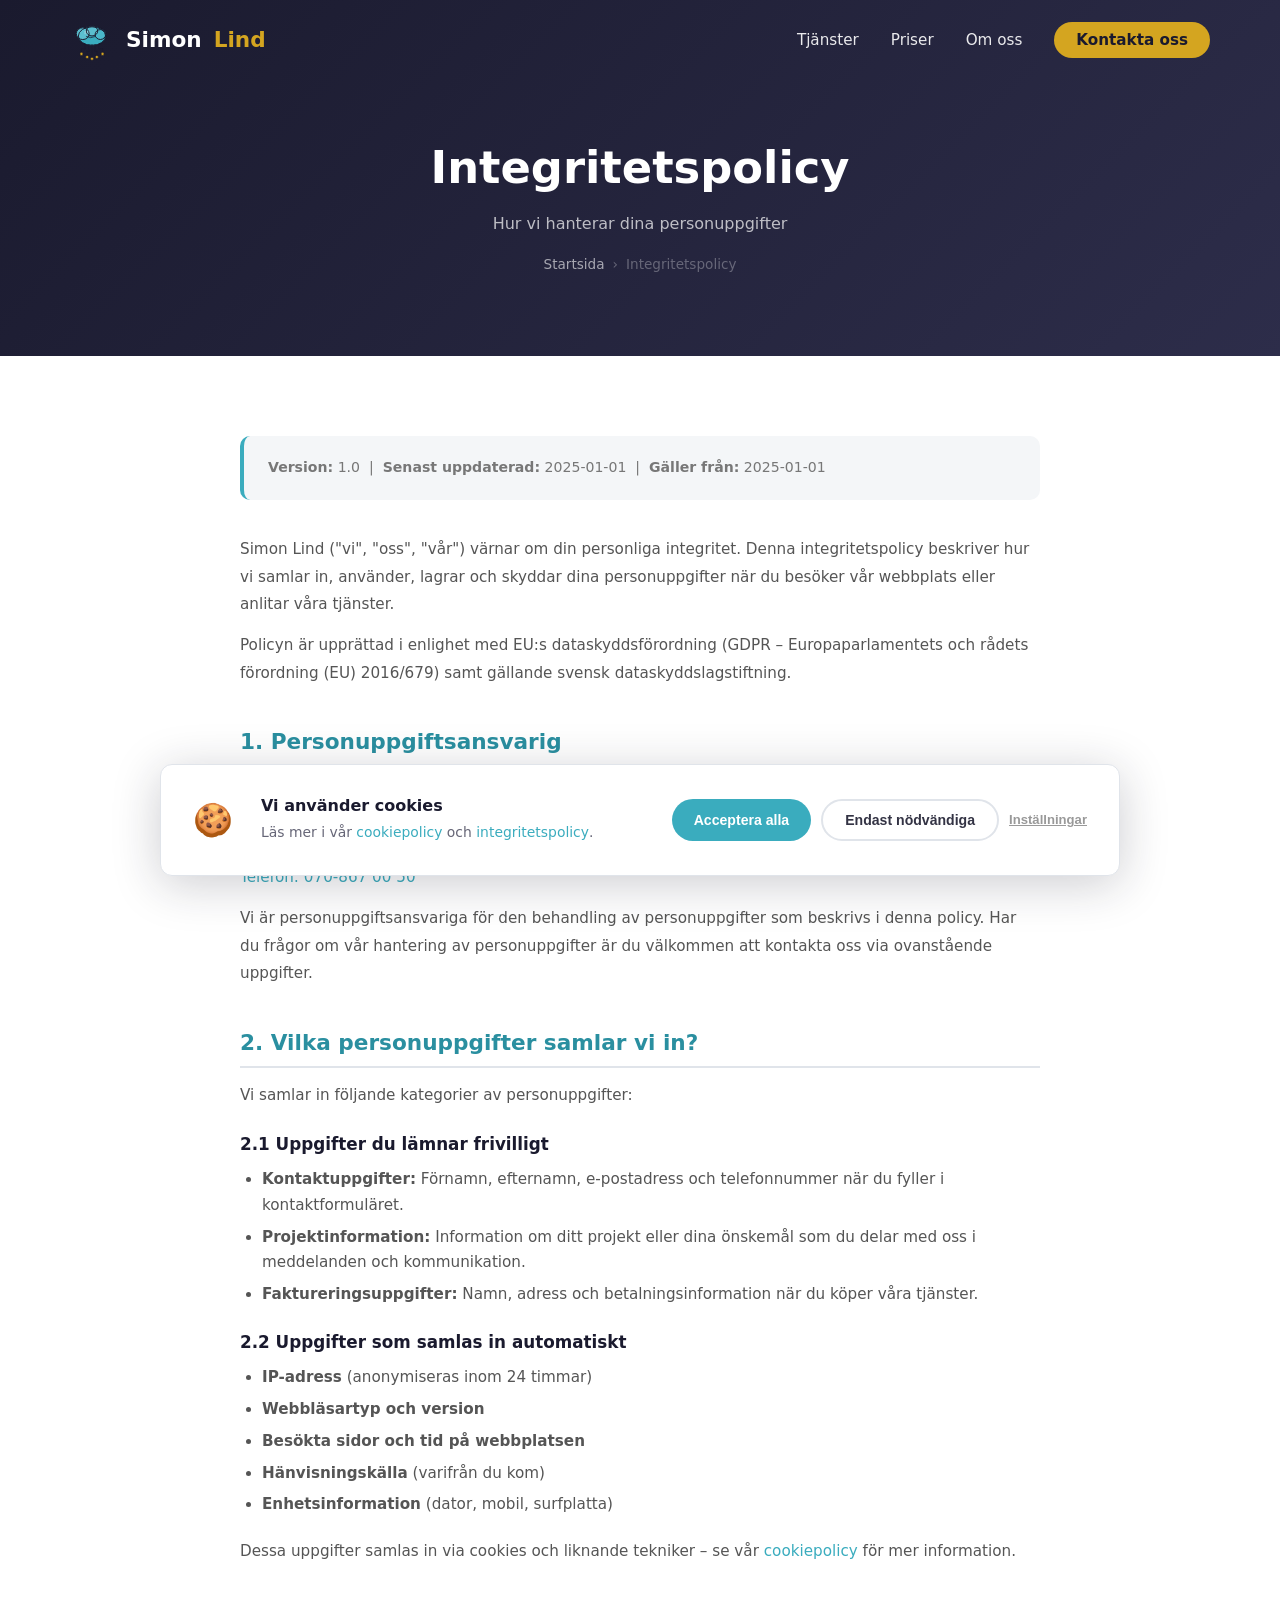
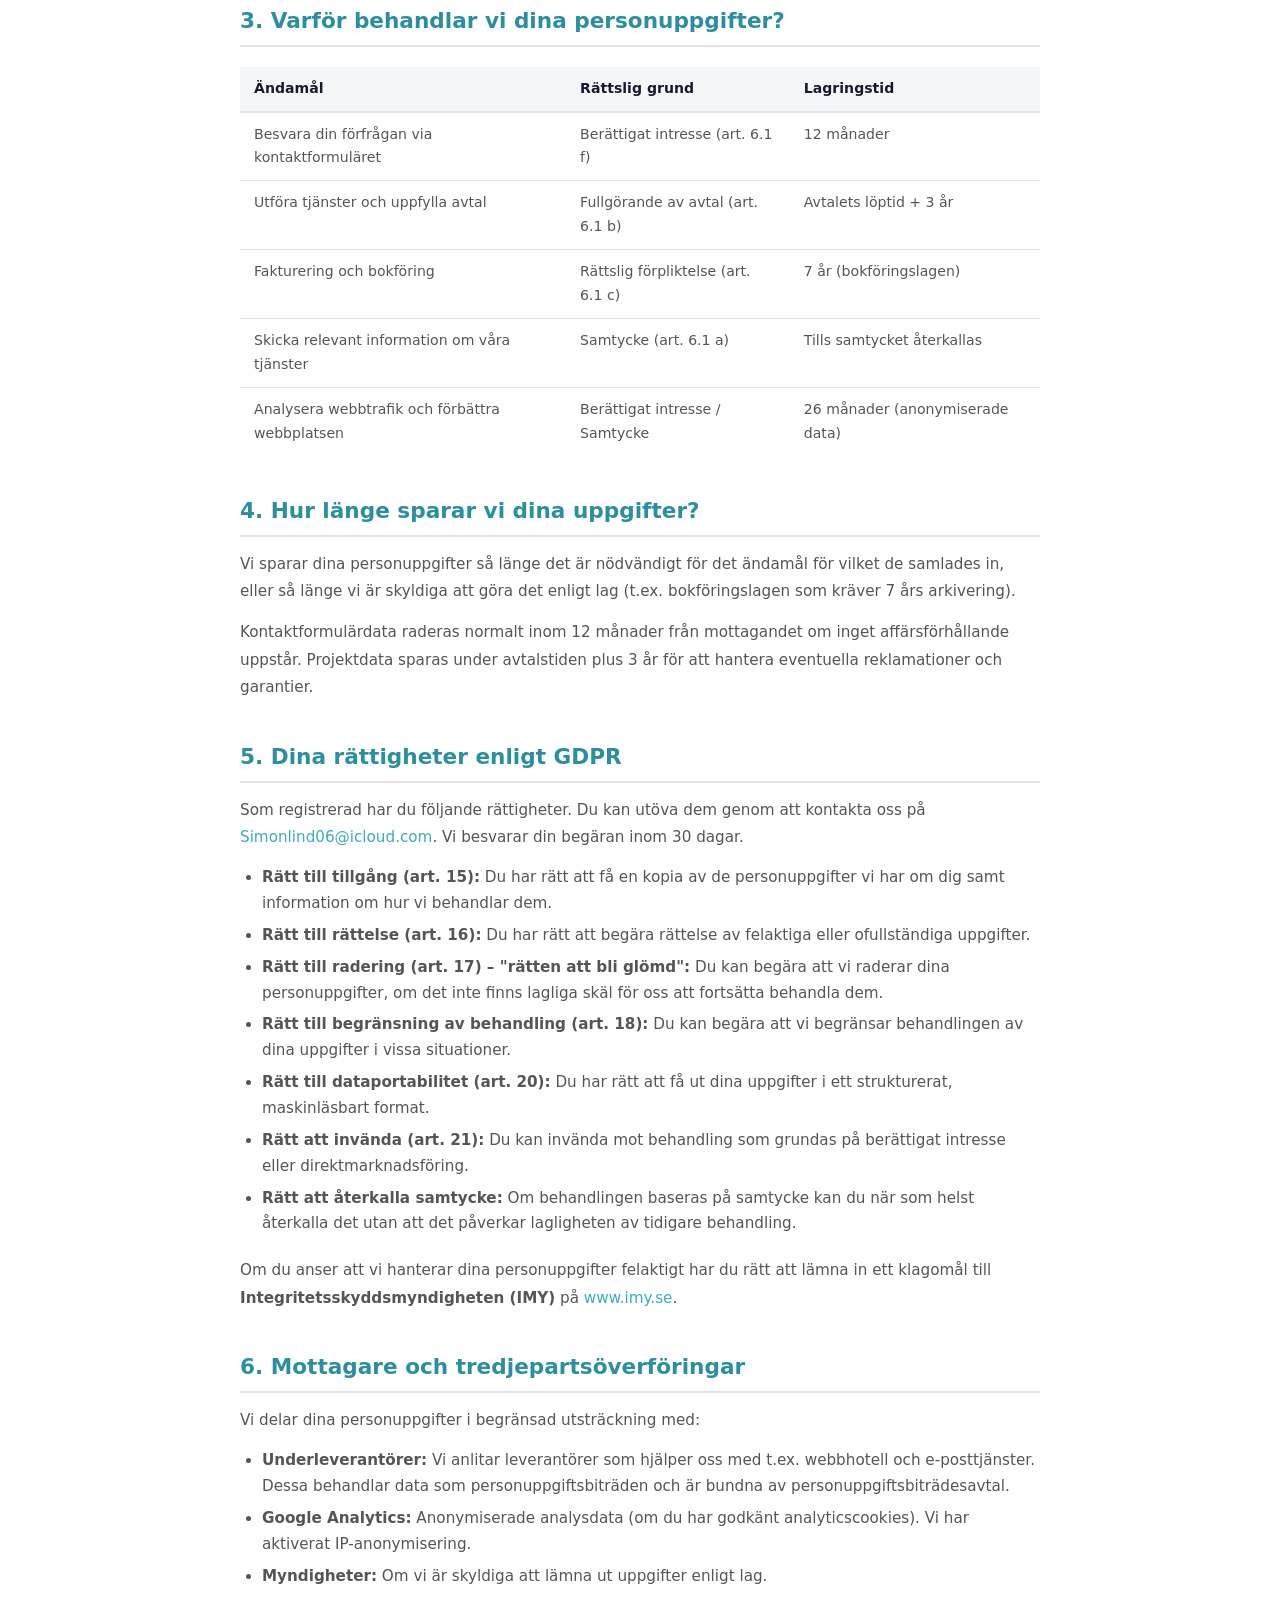
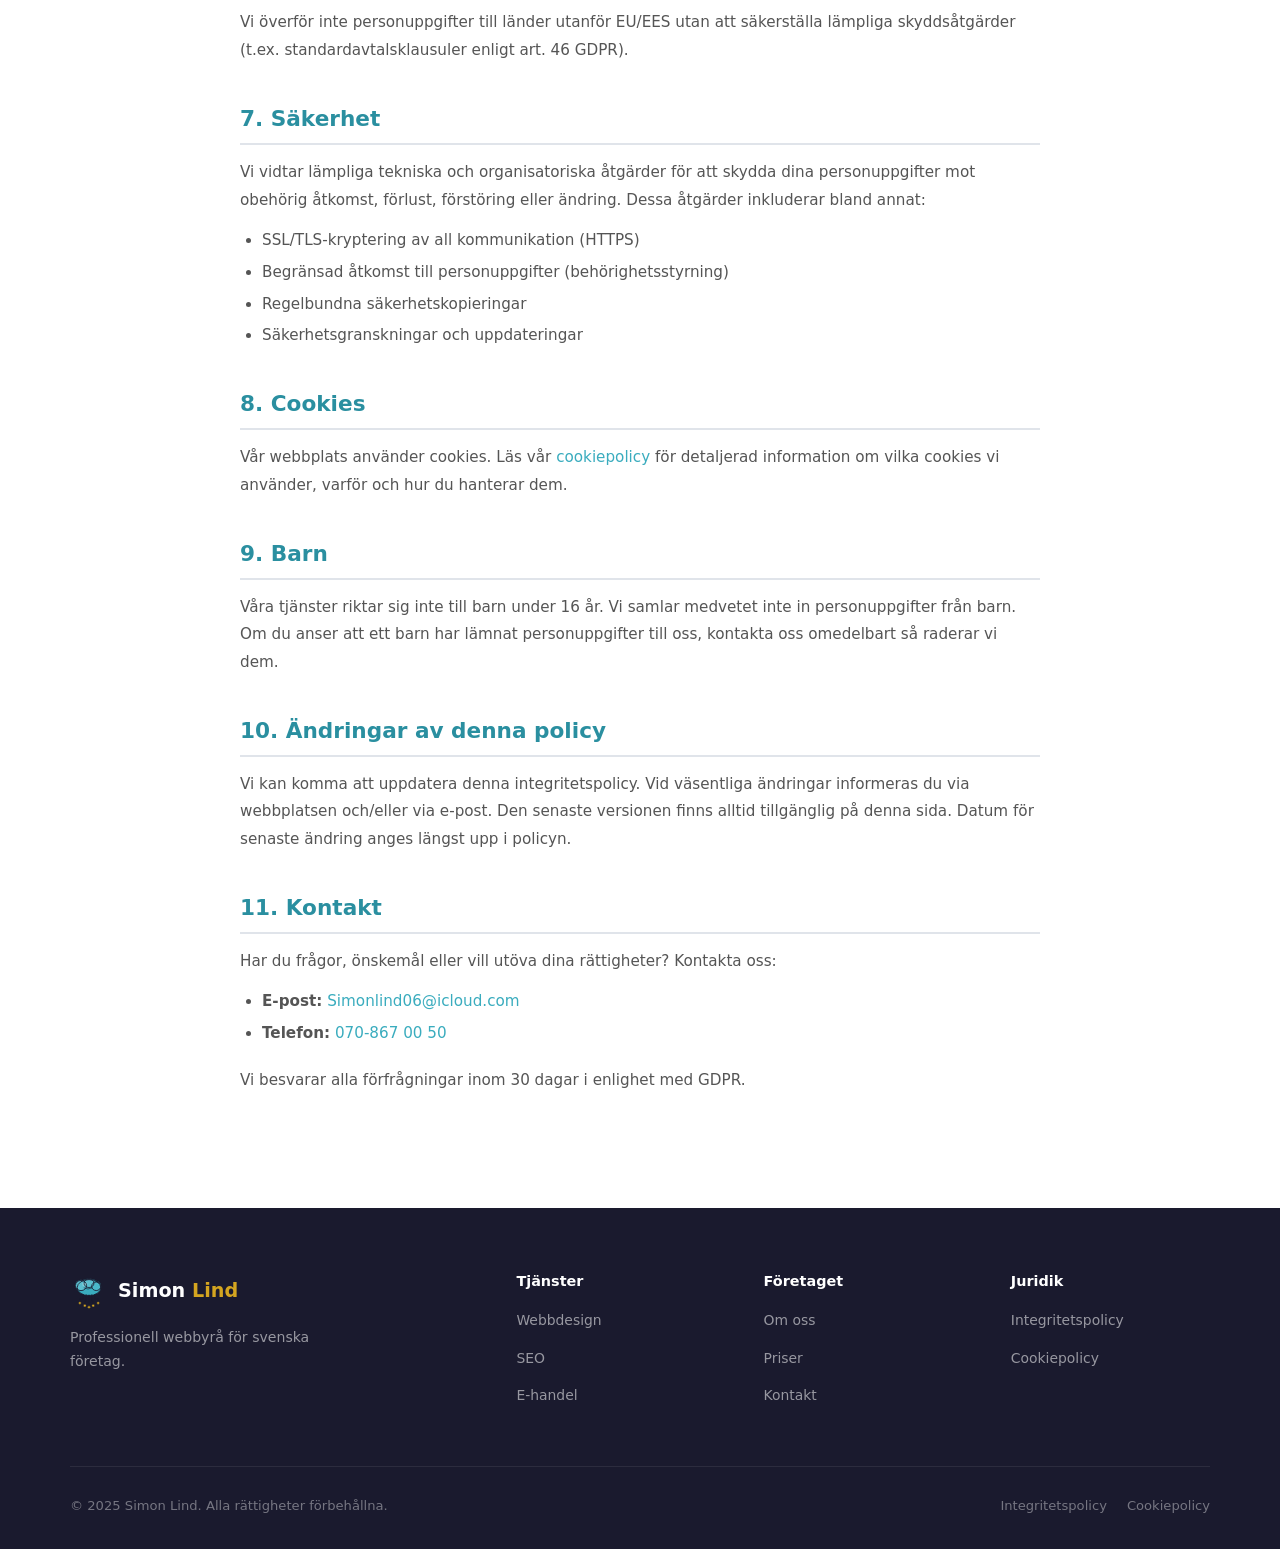
<file: integritetspolicy.html>
<!DOCTYPE html>
<html lang="sv">
<head>
  <meta charset="UTF-8" />
  <meta name="viewport" content="width=device-width, initial-scale=1.0" />
  <meta name="description" content="Integritetspolicy för Simon Lind – hur vi samlar in, behandlar och skyddar dina personuppgifter i enlighet med GDPR." />
  <meta name="robots" content="noindex, follow" />
  <title>Integritetspolicy | Simon Lind</title>
  <link rel="stylesheet" href="style.css" />
  <link rel="icon" href="data:image/svg+xml,<svg xmlns='http://www.w3.org/2000/svg' viewBox='0 0 100 100'><text y='.9em' font-size='90'>☁️</text></svg>" />
</head>
<body>

<!-- NAVIGATION -->
<nav id="navbar" aria-label="Huvudnavigation">
  <div class="container nav-inner">
    <a href="index.html" class="nav-logo" aria-label="Till startsidan">
      <img src="logo.svg" alt="Simon Lind logotyp" onerror="this.style.display='none'" />
      Simon <span>Lind</span>
    </a>
    <ul class="nav-links" id="navLinks" role="menubar">
      <li role="none"><a href="index.html#tjanster" role="menuitem">Tjänster</a></li>
      <li role="none"><a href="index.html#priser" role="menuitem">Priser</a></li>
      <li role="none"><a href="index.html#om-oss" role="menuitem">Om oss</a></li>
      <li role="none"><a href="index.html#kontakt" class="btn-nav" role="menuitem">Kontakta oss</a></li>
    </ul>
    <button class="nav-toggle" id="navToggle" aria-label="Öppna meny" aria-expanded="false" aria-controls="navLinks">
      <span></span><span></span><span></span>
    </button>
  </div>
</nav>

<!-- PAGE HEADER -->
<header class="page-header">
  <div class="container">
    <h1>Integritetspolicy</h1>
    <p>Hur vi hanterar dina personuppgifter</p>
    <nav class="breadcrumb" aria-label="Brödsmulor">
      <a href="index.html">Startsida</a>
      <span>›</span>
      <span aria-current="page">Integritetspolicy</span>
    </nav>
  </div>
</header>

<!-- CONTENT -->
<main class="policy-content">
  <div class="container">
    <div class="policy-wrap">

      <div class="policy-meta">
        <strong>Version:</strong> 1.0 &nbsp;|&nbsp;
        <strong>Senast uppdaterad:</strong> 2025-01-01 &nbsp;|&nbsp;
        <strong>Gäller från:</strong> 2025-01-01
      </div>

      <p>
        Simon Lind ("vi", "oss", "vår") värnar om din personliga integritet. Denna integritetspolicy beskriver hur vi samlar in, använder, lagrar och skyddar dina personuppgifter när du besöker vår webbplats eller anlitar våra tjänster.
      </p>
      <p>
        Policyn är upprättad i enlighet med EU:s dataskyddsförordning (GDPR – Europaparlamentets och rådets förordning (EU) 2016/679) samt gällande svensk dataskyddslagstiftning.
      </p>

      <h2>1. Personuppgiftsansvarig</h2>
      <p>
        <strong>Simon Lind</strong><br />
        Sverige<br />
        E-post: <a href="mailto:Simonlind06@icloud.com">Simonlind06@icloud.com/a><br />
        Telefon: <a href="tel:+46701234567">070-867 00 50</a>
      </p>
      <p>
        Vi är personuppgiftsansvariga för den behandling av personuppgifter som beskrivs i denna policy. Har du frågor om vår hantering av personuppgifter är du välkommen att kontakta oss via ovanstående uppgifter.
      </p>

      <h2>2. Vilka personuppgifter samlar vi in?</h2>
      <p>Vi samlar in följande kategorier av personuppgifter:</p>

      <h3>2.1 Uppgifter du lämnar frivilligt</h3>
      <ul>
        <li><strong>Kontaktuppgifter:</strong> Förnamn, efternamn, e-postadress och telefonnummer när du fyller i kontaktformuläret.</li>
        <li><strong>Projektinformation:</strong> Information om ditt projekt eller dina önskemål som du delar med oss i meddelanden och kommunikation.</li>
        <li><strong>Faktureringsuppgifter:</strong> Namn, adress och betalningsinformation när du köper våra tjänster.</li>
      </ul>

      <h3>2.2 Uppgifter som samlas in automatiskt</h3>
      <ul>
        <li><strong>IP-adress</strong> (anonymiseras inom 24 timmar)</li>
        <li><strong>Webbläsartyp och version</strong></li>
        <li><strong>Besökta sidor och tid på webbplatsen</strong></li>
        <li><strong>Hänvisningskälla</strong> (varifrån du kom)</li>
        <li><strong>Enhetsinformation</strong> (dator, mobil, surfplatta)</li>
      </ul>
      <p>Dessa uppgifter samlas in via cookies och liknande tekniker – se vår <a href="cookiepolicy.html">cookiepolicy</a> för mer information.</p>

      <h2>3. Varför behandlar vi dina personuppgifter?</h2>
      <table class="policy-table" aria-label="Ändamål med personuppgiftsbehandlingen">
        <thead>
          <tr>
            <th>Ändamål</th>
            <th>Rättslig grund</th>
            <th>Lagringstid</th>
          </tr>
        </thead>
        <tbody>
          <tr>
            <td>Besvara din förfrågan via kontaktformuläret</td>
            <td>Berättigat intresse (art. 6.1 f)</td>
            <td>12 månader</td>
          </tr>
          <tr>
            <td>Utföra tjänster och uppfylla avtal</td>
            <td>Fullgörande av avtal (art. 6.1 b)</td>
            <td>Avtalets löptid + 3 år</td>
          </tr>
          <tr>
            <td>Fakturering och bokföring</td>
            <td>Rättslig förpliktelse (art. 6.1 c)</td>
            <td>7 år (bokföringslagen)</td>
          </tr>
          <tr>
            <td>Skicka relevant information om våra tjänster</td>
            <td>Samtycke (art. 6.1 a)</td>
            <td>Tills samtycket återkallas</td>
          </tr>
          <tr>
            <td>Analysera webbtrafik och förbättra webbplatsen</td>
            <td>Berättigat intresse / Samtycke</td>
            <td>26 månader (anonymiserade data)</td>
          </tr>
        </tbody>
      </table>

      <h2>4. Hur länge sparar vi dina uppgifter?</h2>
      <p>
        Vi sparar dina personuppgifter så länge det är nödvändigt för det ändamål för vilket de samlades in, eller så länge vi är skyldiga att göra det enligt lag (t.ex. bokföringslagen som kräver 7 års arkivering).
      </p>
      <p>
        Kontaktformulärdata raderas normalt inom 12 månader från mottagandet om inget affärsförhållande uppstår. Projektdata sparas under avtalstiden plus 3 år för att hantera eventuella reklamationer och garantier.
      </p>

      <h2>5. Dina rättigheter enligt GDPR</h2>
      <p>Som registrerad har du följande rättigheter. Du kan utöva dem genom att kontakta oss på <a href="mailto:Simonlind06@icloud.com">Simonlind06@icloud.com</a>. Vi besvarar din begäran inom 30 dagar.</p>
      <ul>
        <li>
          <strong>Rätt till tillgång (art. 15):</strong> Du har rätt att få en kopia av de personuppgifter vi har om dig samt information om hur vi behandlar dem.
        </li>
        <li>
          <strong>Rätt till rättelse (art. 16):</strong> Du har rätt att begära rättelse av felaktiga eller ofullständiga uppgifter.
        </li>
        <li>
          <strong>Rätt till radering (art. 17) – "rätten att bli glömd":</strong> Du kan begära att vi raderar dina personuppgifter, om det inte finns lagliga skäl för oss att fortsätta behandla dem.
        </li>
        <li>
          <strong>Rätt till begränsning av behandling (art. 18):</strong> Du kan begära att vi begränsar behandlingen av dina uppgifter i vissa situationer.
        </li>
        <li>
          <strong>Rätt till dataportabilitet (art. 20):</strong> Du har rätt att få ut dina uppgifter i ett strukturerat, maskinläsbart format.
        </li>
        <li>
          <strong>Rätt att invända (art. 21):</strong> Du kan invända mot behandling som grundas på berättigat intresse eller direktmarknadsföring.
        </li>
        <li>
          <strong>Rätt att återkalla samtycke:</strong> Om behandlingen baseras på samtycke kan du när som helst återkalla det utan att det påverkar lagligheten av tidigare behandling.
        </li>
      </ul>
      <p>
        Om du anser att vi hanterar dina personuppgifter felaktigt har du rätt att lämna in ett klagomål till
        <strong>Integritetsskyddsmyndigheten (IMY)</strong> på <a href="https://www.imy.se" target="_blank" rel="noopener noreferrer">www.imy.se</a>.
      </p>

      <h2>6. Mottagare och tredjepartsöverföringar</h2>
      <p>Vi delar dina personuppgifter i begränsad utsträckning med:</p>
      <ul>
        <li><strong>Underleverantörer:</strong> Vi anlitar leverantörer som hjälper oss med t.ex. webbhotell och e-posttjänster. Dessa behandlar data som personuppgiftsbiträden och är bundna av personuppgiftsbiträdesavtal.</li>
        <li><strong>Google Analytics:</strong> Anonymiserade analysdata (om du har godkänt analyticscookies). Vi har aktiverat IP-anonymisering.</li>
        <li><strong>Myndigheter:</strong> Om vi är skyldiga att lämna ut uppgifter enligt lag.</li>
      </ul>
      <p>
        Vi överför inte personuppgifter till länder utanför EU/EES utan att säkerställa lämpliga skyddsåtgärder (t.ex. standardavtalsklausuler enligt art. 46 GDPR).
      </p>

      <h2>7. Säkerhet</h2>
      <p>
        Vi vidtar lämpliga tekniska och organisatoriska åtgärder för att skydda dina personuppgifter mot obehörig åtkomst, förlust, förstöring eller ändring. Dessa åtgärder inkluderar bland annat:
      </p>
      <ul>
        <li>SSL/TLS-kryptering av all kommunikation (HTTPS)</li>
        <li>Begränsad åtkomst till personuppgifter (behörighetsstyrning)</li>
        <li>Regelbundna säkerhetskopieringar</li>
        <li>Säkerhetsgranskningar och uppdateringar</li>
      </ul>

      <h2>8. Cookies</h2>
      <p>
        Vår webbplats använder cookies. Läs vår <a href="cookiepolicy.html">cookiepolicy</a> för detaljerad information om vilka cookies vi använder, varför och hur du hanterar dem.
      </p>

      <h2>9. Barn</h2>
      <p>
        Våra tjänster riktar sig inte till barn under 16 år. Vi samlar medvetet inte in personuppgifter från barn. Om du anser att ett barn har lämnat personuppgifter till oss, kontakta oss omedelbart så raderar vi dem.
      </p>

      <h2>10. Ändringar av denna policy</h2>
      <p>
        Vi kan komma att uppdatera denna integritetspolicy. Vid väsentliga ändringar informeras du via webbplatsen och/eller via e-post. Den senaste versionen finns alltid tillgänglig på denna sida. Datum för senaste ändring anges längst upp i policyn.
      </p>

      <h2>11. Kontakt</h2>
      <p>Har du frågor, önskemål eller vill utöva dina rättigheter? Kontakta oss:</p>
      <ul>
        <li><strong>E-post:</strong> <a href="mailto:Simonlind06@icloud.com">Simonlind06@icloud.com</a></li>
        <li><strong>Telefon:</strong> <a href="tel:+46701234567">070-867 00 50</a></li>
      </ul>
      <p>Vi besvarar alla förfrågningar inom 30 dagar i enlighet med GDPR.</p>

    </div>
  </div>
</main>

<!-- FOOTER -->
<footer>
  <div class="container">
    <div class="footer-inner">
      <div class="footer-brand">
        <div class="logo-wrap">
          <img src="logo.svg" alt="Simon Lind" onerror="this.style.display='none'" />
          <span>Simon <em>Lind</em></span>
        </div>
        <p>Professionell webbyrå för svenska företag.</p>
      </div>
      <div class="footer-col">
        <h4>Tjänster</h4>
        <ul>
          <li><a href="index.html#tjanster">Webbdesign</a></li>
          <li><a href="index.html#tjanster">SEO</a></li>
          <li><a href="index.html#tjanster">E-handel</a></li>
        </ul>
      </div>
      <div class="footer-col">
        <h4>Företaget</h4>
        <ul>
          <li><a href="index.html#om-oss">Om oss</a></li>
          <li><a href="index.html#priser">Priser</a></li>
          <li><a href="index.html#kontakt">Kontakt</a></li>
        </ul>
      </div>
      <div class="footer-col">
        <h4>Juridik</h4>
        <ul>
          <li><a href="integritetspolicy.html">Integritetspolicy</a></li>
          <li><a href="cookiepolicy.html">Cookiepolicy</a></li>
        </ul>
      </div>
    </div>
    <div class="footer-bottom">
      <p>© 2025 Simon Lind. Alla rättigheter förbehållna.</p>
      <div class="footer-bottom-links">
        <a href="integritetspolicy.html">Integritetspolicy</a>
        <a href="cookiepolicy.html">Cookiepolicy</a>
      </div>
    </div>
  </div>
</footer>

<!-- COOKIE BANNER (minimal, on sub-pages) -->
<div id="cookie-banner" role="region" aria-label="Cookiemedgivande" aria-live="polite">
  <div class="cookie-inner">
    <div class="cookie-icon" aria-hidden="true">🍪</div>
    <div class="cookie-text">
      <h3>Vi använder cookies</h3>
      <p>Läs mer i vår <a href="cookiepolicy.html">cookiepolicy</a> och <a href="integritetspolicy.html">integritetspolicy</a>.</p>
    </div>
    <div class="cookie-actions">
      <button class="cookie-btn cookie-btn-accept" id="cookieAccept">Acceptera alla</button>
      <button class="cookie-btn cookie-btn-necessary" id="cookieNecessary">Endast nödvändiga</button>
      <button class="cookie-btn cookie-btn-settings" id="cookieSettings">Inställningar</button>
    </div>
  </div>
</div>

<div id="cookie-modal" role="dialog" aria-modal="true" aria-labelledby="modalTitle">
  <div class="modal-box">
    <div class="modal-header">
      <h3 id="modalTitle">Cookieinställningar</h3>
      <button class="modal-close" id="cookieModalClose" aria-label="Stäng">✕</button>
    </div>
    <p class="modal-desc">Välj vilka cookies du tillåter. Nödvändiga cookies kan inte inaktiveras.</p>
    <div class="cookie-category">
      <div class="cookie-cat-header"><span>🔒 Nödvändiga</span><span class="always-on">Alltid aktiv</span></div>
      <p class="cookie-cat-desc">Krävs för att webbplatsen ska fungera.</p>
    </div>
    <div class="cookie-category">
      <div class="cookie-cat-header"><span>📊 Analytiska</span><label class="toggle-switch"><input type="checkbox" id="toggleAnalytics" /><span class="toggle-slider"></span></label></div>
      <p class="cookie-cat-desc">Hjälper oss att analysera trafik (anonymt).</p>
    </div>
    <div class="cookie-category">
      <div class="cookie-cat-header"><span>📣 Marknadsföring</span><label class="toggle-switch"><input type="checkbox" id="toggleMarketing" /><span class="toggle-slider"></span></label></div>
      <p class="cookie-cat-desc">Anpassa annonser och mät kampanjer.</p>
    </div>
    <div class="modal-footer">
      <button class="btn btn-outline" id="cookieSavePrefs">Spara val</button>
      <button class="btn btn-primary" id="cookieModalAcceptAll">Acceptera alla</button>
    </div>
  </div>
</div>

<script src="script.js"></script>
</body>
</html>
</file>
<file: style.css>
/* ============================================================
   Simon Lind – Webbyrå | Global Styles
   Color palette: Teal #3AACBE / Gold #D4A520 / Dark #1A1A2E
   ============================================================ */

:root {
  --teal:       #3AACBE;
  --teal-dark:  #2A8FA0;
  --teal-light: #6ECBD9;
  --gold:       #D4A520;
  --gold-dark:  #B88B10;
  --dark:       #1A1A2E;
  --dark-mid:   #2D2D4A;
  --grey:       #F4F6F8;
  --grey-mid:   #E0E4EA;
  --text:       #333344;
  --white:      #FFFFFF;
  --shadow:     0 4px 24px rgba(26, 26, 46, 0.12);
  --radius:     12px;
  --transition: all 0.3s ease;
}

/* ---- Reset & Base ---- */
*, *::before, *::after { box-sizing: border-box; margin: 0; padding: 0; }

html { scroll-behavior: smooth; font-size: 16px; }

body {
  font-family: 'Segoe UI', system-ui, -apple-system, sans-serif;
  color: var(--text);
  background: var(--white);
  line-height: 1.7;
  overflow-x: hidden;
}

body.menu-open {
  overflow: hidden;
}

img { max-width: 100%; height: auto; display: block; }

a { color: var(--teal); text-decoration: none; transition: var(--transition); }
a:hover { color: var(--teal-dark); }

h1, h2, h3, h4 {
  font-weight: 700;
  line-height: 1.25;
  color: var(--dark);
}

.container { width: 90%; max-width: 1140px; margin: 0 auto; }

input,
select,
textarea,
button {
  min-width: 0;
}

/* ---- Utility ---- */
.btn {
  display: inline-block;
  padding: 14px 32px;
  border-radius: 50px;
  font-weight: 600;
  font-size: 1rem;
  cursor: pointer;
  border: none;
  transition: var(--transition);
  text-align: center;
}
.btn-primary {
  background: var(--gold);
  color: var(--dark);
}
.btn-primary:hover {
  background: var(--gold-dark);
  color: var(--dark);
  transform: translateY(-2px);
  box-shadow: 0 6px 20px rgba(212, 165, 32, 0.4);
}
.btn-secondary {
  background: transparent;
  color: var(--white);
  border: 2px solid var(--white);
}
.btn-secondary:hover {
  background: var(--white);
  color: var(--teal-dark);
  transform: translateY(-2px);
}
.btn-outline {
  background: transparent;
  color: var(--teal);
  border: 2px solid var(--teal);
}
.btn-outline:hover {
  background: var(--teal);
  color: var(--white);
  transform: translateY(-2px);
}

.section-tag,
.hero-text .label,
.portfolio-tag {
  display: inline-block;
  background: rgba(58, 172, 190, 0.12);
  color: var(--teal-dark);
  font-size: 0.8rem;
  font-weight: 700;
  letter-spacing: 0.12em;
  text-transform: uppercase;
  padding: 5px 14px;
  border-radius: 50px;
  border: 1px solid rgba(58, 172, 190, 0.3);
  margin-bottom: 14px;
}

#tjanster .section-tag,
#process .section-tag,
#om-oss .section-tag,
#portfölj .section-tag,
#priser .section-tag,
#kontakt .section-tag {
  background: rgba(58, 172, 190, 0.12);
  color: var(--teal-dark);
  border: 1px solid rgba(58, 172, 190, 0.3);
}

#process .section-tag,
#om-oss .section-tag,
#portfölj .section-tag {
  background: #DEEDF1 !important;
  color: var(--teal-dark) !important;
  border: 1px solid rgba(58, 172, 190, 0.3) !important;
}

.section-title {
  font-size: clamp(1.7rem, 3vw, 2.6rem);
  margin-bottom: 18px;
}
.section-subtitle {
  font-size: 1.05rem;
  color: #666677;
  max-width: 600px;
}
.text-center { text-align: center; }
.text-center .section-subtitle { margin: 0 auto; }

/* ============================================================
   NAVIGATION
   ============================================================ */
#navbar {
  position: fixed;
  top: 0; left: 0; right: 0;
  z-index: 1000;
  padding: 18px 0;
  transition: var(--transition);
}
#navbar.scrolled {
  background: var(--white);
  box-shadow: var(--shadow);
  padding: 12px 0;
}
#navbar .nav-inner {
  display: flex;
  align-items: center;
  justify-content: space-between;
}
.nav-logo {
  display: flex;
  align-items: center;
  gap: 12px;
  font-size: 1.35rem;
  font-weight: 800;
  color: var(--white);
  transition: var(--transition);
}
#navbar.scrolled .nav-logo { color: var(--dark); }
.nav-logo img {
  width: 44px;
  height: 44px;
  border-radius: 8px;
}
.nav-logo span { color: var(--gold); }

.nav-links {
  list-style: none;
  display: flex;
  gap: 32px;
  align-items: center;
}
.nav-links a {
  color: rgba(255,255,255,0.9);
  font-weight: 500;
  font-size: 0.95rem;
}
#navbar.scrolled .nav-links a { color: var(--text); }
.nav-links a:hover { color: var(--gold); }

.nav-links .btn-nav {
  background: var(--gold);
  color: var(--dark);
  padding: 9px 22px;
  border-radius: 50px;
  font-weight: 700;
}
.nav-links .btn-nav:hover {
  background: var(--gold-dark);
  color: var(--dark);
}
#navbar.scrolled .nav-links .btn-nav { color: var(--dark); }

/* Hamburger */
.nav-toggle {
  display: none;
  position: relative;
  width: 52px;
  height: 52px;
  align-items: center;
  justify-content: center;
  cursor: pointer;
  padding: 0;
  border: 1px solid rgba(255,255,255,0.18);
  border-radius: 16px;
  background: rgba(255,255,255,0.08);
  backdrop-filter: blur(14px);
  box-shadow: 0 10px 24px rgba(0,0,0,0.16);
  transition: var(--transition);
}
.nav-toggle span {
  position: absolute;
  display: block;
  width: 24px;
  height: 3px;
  background: var(--white);
  border-radius: 999px;
  transform-origin: center;
  transition: var(--transition);
  box-shadow: 0 1px 10px rgba(0,0,0,0.15);
}
.nav-toggle span:nth-child(1) { transform: translateY(-7px); }
.nav-toggle span:nth-child(2) { width: 18px; }
.nav-toggle span:nth-child(3) { transform: translateY(7px); }
.nav-toggle:hover {
  transform: translateY(-1px);
  background: rgba(255,255,255,0.14);
  border-color: rgba(255,255,255,0.28);
}
.nav-toggle.is-active {
  background: rgba(255,255,255,0.16);
}
.nav-toggle.is-active span:nth-child(1) {
  transform: translateY(0) rotate(45deg);
}
.nav-toggle.is-active span:nth-child(2) {
  opacity: 0;
  transform: scaleX(0.4);
}
.nav-toggle.is-active span:nth-child(3) {
  transform: translateY(0) rotate(-45deg);
}
#navbar.scrolled .nav-toggle span { background: var(--dark); }
#navbar.scrolled .nav-toggle {
  background: rgba(255,255,255,0.92);
  border-color: rgba(26,26,46,0.08);
  box-shadow: 0 10px 24px rgba(26,26,46,0.12);
}
#navbar.scrolled .nav-toggle:hover {
  background: rgba(255,255,255,1);
  border-color: rgba(58,172,190,0.2);
}

/* ============================================================
   HERO
   ============================================================ */
#hero {
  min-height: 100vh;
  background: linear-gradient(135deg, var(--dark) 0%, var(--dark-mid) 40%, #1E3A5F 100%);
  display: flex;
  align-items: center;
  position: relative;
  overflow: hidden;
  padding: 120px 0 80px;
}

/* Animated background shapes */
#hero::before {
  content: '';
  position: absolute;
  width: 600px; height: 600px;
  background: radial-gradient(circle, rgba(58,172,190,0.18) 0%, transparent 70%);
  top: -100px; right: -100px;
  border-radius: 50%;
  animation: pulse 6s ease-in-out infinite;
}
#hero::after {
  content: '';
  position: absolute;
  width: 400px; height: 400px;
  background: radial-gradient(circle, rgba(212,165,32,0.12) 0%, transparent 70%);
  bottom: -80px; left: -80px;
  border-radius: 50%;
  animation: pulse 8s ease-in-out infinite reverse;
}
@keyframes pulse {
  0%, 100% { transform: scale(1); opacity: 1; }
  50% { transform: scale(1.1); opacity: 0.7; }
}

.hero-inner {
  display: grid;
  grid-template-columns: 1fr 1fr;
  gap: 60px;
  align-items: center;
  position: relative;
  z-index: 1;
}

.hero-text h1 {
  font-size: clamp(2.2rem, 5vw, 3.6rem);
  color: var(--white);
  margin-bottom: 20px;
  line-height: 1.15;
}
.hero-text h1 span { color: var(--gold); }
.hero-text p {
  font-size: 1.1rem;
  color: rgba(255,255,255,0.8);
  margin-bottom: 36px;
  max-width: 480px;
}
.hero-btns { display: flex; gap: 16px; flex-wrap: wrap; }

/* Hero stats */
.hero-stats {
  display: flex;
  gap: 32px;
  margin-top: 48px;
  padding-top: 32px;
}
.stat-item .num {
  font-size: 2rem;
  font-weight: 800;
  color: var(--gold);
}
.stat-item .lbl {
  font-size: 0.82rem;
  color: rgba(255,255,255,0.6);
  font-weight: 500;
}

/* Hero visual */
.hero-visual {
  display: flex;
  justify-content: center;
  align-items: center;
}
.hero-logo-wrap {
  position: relative;
}
.hero-logo-wrap img {
  width: 320px;
  height: 320px;
  object-fit: contain;
  filter: drop-shadow(0 20px 60px rgba(58,172,190,0.5));
  animation: float 5s ease-in-out infinite;
}
@keyframes float {
  0%, 100% { transform: translateY(0); }
  50% { transform: translateY(-18px); }
}

/* Orbit rings */
.orbit-ring {
  position: absolute;
  border: 1px solid rgba(58,172,190,0.2);
  border-radius: 50%;
  top: 50%; left: 50%;
  transform: translate(-50%, -50%);
  animation: spin 20s linear infinite;
}
.orbit-ring:nth-child(2) { width: 380px; height: 380px; animation-duration: 20s; }
.orbit-ring:nth-child(3) { width: 460px; height: 460px; animation-duration: 30s; animation-direction: reverse; border-color: rgba(212,165,32,0.15); }
@keyframes spin { from { transform: translate(-50%, -50%) rotate(0deg); } to { transform: translate(-50%, -50%) rotate(360deg); } }

/* Orbit dots */
.orbit-dot {
  position: absolute;
  width: 10px; height: 10px;
  background: var(--gold);
  border-radius: 50%;
  top: 0; left: 50%;
  transform: translateX(-50%) translateY(-5px);
  box-shadow: 0 0 10px var(--gold);
}

/* ============================================================
   SERVICES
   ============================================================ */
#tjanster {
  padding: 100px 0;
  background: var(--grey);
}
#tjanster .intro { margin-bottom: 60px; }

.services-grid {
  display: grid;
  grid-template-columns: repeat(auto-fit, minmax(280px, 1fr));
  gap: 28px;
}
.service-card {
  background: var(--white);
  border-radius: var(--radius);
  padding: 36px 28px;
  transition: var(--transition);
  border: 1px solid var(--grey-mid);
  position: relative;
  overflow: hidden;
}
.service-card::before {
  content: '';
  position: absolute;
  top: 0; left: 0;
  width: 4px; height: 0;
  background: var(--teal);
  transition: height 0.4s ease;
}
.service-card:hover {
  transform: translateY(-6px);
  box-shadow: var(--shadow);
  border-color: transparent;
}
.service-card:hover::before { height: 100%; }

.service-icon {
  width: 60px; height: 60px;
  background: rgba(58, 172, 190, 0.1);
  border-radius: 14px;
  display: flex;
  align-items: center;
  justify-content: center;
  font-size: 1.6rem;
  margin-bottom: 20px;
  transition: var(--transition);
}
.service-card:hover .service-icon {
  background: var(--teal);
  transform: scale(1.05);
}
.service-card h3 { font-size: 1.15rem; margin-bottom: 10px; }
.service-card p { font-size: 0.93rem; color: #666677; line-height: 1.6; }

/* ============================================================
   PROCESS
   ============================================================ */
#process {
  padding: 100px 0;
  background: var(--white);
}
#process .intro { margin-bottom: 60px; }

.process-steps {
  display: grid;
  grid-template-columns: repeat(auto-fit, minmax(220px, 1fr));
  gap: 0;
  position: relative;
}
.process-steps::before {
  content: '';
  position: absolute;
  top: 36px;
  left: 10%;
  right: 10%;
  height: 2px;
  background: linear-gradient(to right, var(--teal), var(--gold));
  z-index: 0;
}
.step {
  text-align: center;
  padding: 0 20px;
  position: relative;
  z-index: 1;
}
.step-num {
  width: 72px; height: 72px;
  background: var(--white);
  border: 3px solid var(--teal);
  border-radius: 50%;
  display: flex;
  align-items: center;
  justify-content: center;
  font-size: 1.5rem;
  font-weight: 800;
  color: var(--teal);
  margin: 0 auto 20px;
  transition: var(--transition);
  box-shadow: 0 0 0 8px var(--white);
}
.step:hover .step-num {
  background: var(--teal);
  color: var(--white);
  transform: scale(1.1);
}
.step h3 { font-size: 1rem; margin-bottom: 8px; }
.step p { font-size: 0.87rem; color: #666677; }

/* ============================================================
   PACKAGES / PRISER
   ============================================================ */
#priser {
  padding: 100px 0;
  background: var(--grey);
}
#priser .intro { margin-bottom: 60px; }

.packages-grid {
  display: grid;
  grid-template-columns: repeat(auto-fit, minmax(280px, 1fr));
  gap: 28px;
  align-items: start;
}
.package-card {
  background: var(--white);
  border-radius: var(--radius);
  padding: 40px 32px;
  border: 2px solid var(--grey-mid);
  transition: var(--transition);
  position: relative;
}
.package-card.popular {
  border-color: var(--teal);
  transform: scale(1.04);
  box-shadow: 0 8px 40px rgba(58,172,190,0.2);
}
.popular-badge {
  position: absolute;
  top: -14px; left: 50%;
  transform: translateX(-50%);
  background: var(--teal);
  color: var(--white);
  font-size: 0.75rem;
  font-weight: 700;
  letter-spacing: 0.08em;
  text-transform: uppercase;
  padding: 5px 18px;
  border-radius: 50px;
  white-space: nowrap;
}
.package-card:hover:not(.popular) {
  border-color: var(--teal-light);
  box-shadow: var(--shadow);
}
.package-name {
  font-size: 0.8rem;
  font-weight: 700;
  color: var(--teal);
  text-transform: uppercase;
  letter-spacing: 0.1em;
  margin-bottom: 8px;
}
.package-price {
  font-size: 2.6rem;
  font-weight: 800;
  color: var(--dark);
  margin-bottom: 4px;
}
.package-price span { font-size: 1rem; font-weight: 500; color: #888; }
.package-desc {
  font-size: 0.88rem;
  color: #888;
  margin-bottom: 24px;
  padding-bottom: 24px;
}
.package-features {
  list-style: none;
  margin-bottom: 32px;
}
.package-features li {
  display: flex;
  align-items: flex-start;
  gap: 10px;
  font-size: 0.92rem;
  margin-bottom: 12px;
  color: var(--text);
}
.package-features li::before {
  content: '✓';
  color: var(--teal);
  font-weight: 700;
  font-size: 1rem;
  flex-shrink: 0;
  margin-top: 1px;
}
.package-features li.no::before {
  content: '✗';
  color: #CCC;
}
.package-features li.no { color: #BBB; }

/* ============================================================
   ABOUT
   ============================================================ */
#om-oss {
  padding: 100px 0;
  background: var(--white);
}
.about-inner {
  display: grid;
  grid-template-columns: 1fr 1fr;
  gap: 80px;
  align-items: center;
}
.about-visual {
  position: relative;
}
.about-img-wrap {
  position: relative;
  border-radius: var(--radius);
  overflow: hidden;
  background: linear-gradient(135deg, var(--teal) 0%, var(--dark-mid) 100%);
  aspect-ratio: 1;
  display: flex;
  align-items: center;
  justify-content: center;
}
.about-img-wrap img {
  width: 75%;
  filter: drop-shadow(0 10px 30px rgba(0,0,0,0.3));
  animation: float 6s ease-in-out infinite;
}
.about-badge {
  position: absolute;
  bottom: -20px; right: -20px;
  background: var(--gold);
  color: var(--dark);
  padding: 18px 24px;
  border-radius: var(--radius);
  text-align: center;
  box-shadow: var(--shadow);
}
.about-badge .big { font-size: 2rem; font-weight: 800; display: block; }
.about-badge .small { font-size: 0.78rem; font-weight: 600; }

.about-text h2 { margin-bottom: 18px; }
.about-text > p { color: #666677; margin-bottom: 24px; }
.about-values {
  display: grid;
  grid-template-columns: 1fr 1fr;
  gap: 16px;
  margin-top: 28px;
}
.value-item {
  display: flex;
  align-items: flex-start;
  gap: 12px;
  padding: 16px;
  background: var(--grey);
  border-radius: 10px;
}
.value-icon {
  font-size: 1.3rem;
  flex-shrink: 0;
  margin-top: 2px;
}
.value-item h4 { font-size: 0.9rem; margin-bottom: 2px; }
.value-item p { font-size: 0.82rem; color: #888; line-height: 1.4; }

/* ============================================================
   TESTIMONIALS
   ============================================================ */
#recensioner {
  padding: 100px 0;
  background: linear-gradient(135deg, var(--dark) 0%, var(--dark-mid) 100%);
}
#recensioner .section-title { color: var(--white); }
#recensioner .section-subtitle { color: rgba(255,255,255,0.65); }
.testimonials-grid {
  display: grid;
  grid-template-columns: repeat(auto-fit, minmax(300px, 1fr));
  gap: 24px;
  margin-top: 50px;
}
.testimonial-card {
  background: rgba(255,255,255,0.06);
  border: 1px solid rgba(255,255,255,0.1);
  border-radius: var(--radius);
  padding: 32px;
  transition: var(--transition);
}
.testimonial-card:hover {
  background: rgba(255,255,255,0.1);
  transform: translateY(-4px);
}
.stars { color: var(--gold); font-size: 1rem; margin-bottom: 16px; letter-spacing: 2px; }
.testimonial-card blockquote {
  font-size: 0.95rem;
  color: rgba(255,255,255,0.85);
  font-style: italic;
  margin-bottom: 24px;
  line-height: 1.7;
}
.reviewer {
  display: flex;
  align-items: center;
  gap: 12px;
}
.reviewer-avatar {
  width: 44px; height: 44px;
  border-radius: 50%;
  background: var(--teal);
  display: flex;
  align-items: center;
  justify-content: center;
  font-weight: 700;
  color: var(--white);
  font-size: 0.95rem;
  flex-shrink: 0;
}
.reviewer-name { font-weight: 600; color: var(--white); font-size: 0.93rem; }
.reviewer-role { font-size: 0.8rem; color: rgba(255,255,255,0.5); }

/* ============================================================
   CONTACT
   ============================================================ */
#kontakt {
  padding: 100px 0;
  background: var(--grey);
}
.contact-inner {
  display: grid;
  grid-template-columns: 1fr 1.4fr;
  gap: 60px;
  align-items: start;
}
.contact-info h2 { margin-bottom: 16px; }
.contact-info > p { color: #666677; margin-bottom: 36px; }
.contact-items { display: flex; flex-direction: column; gap: 20px; }
.contact-item {
  display: flex;
  align-items: flex-start;
  gap: 16px;
}
.contact-item-icon {
  width: 46px; height: 46px;
  background: var(--teal);
  border-radius: 10px;
  display: flex;
  align-items: center;
  justify-content: center;
  font-size: 1.1rem;
  flex-shrink: 0;
}
.contact-item-text span {
  display: block;
  font-size: 0.78rem;
  color: #999;
  text-transform: uppercase;
  letter-spacing: 0.08em;
  margin-bottom: 2px;
}
.contact-item-text strong { font-size: 0.95rem; color: var(--dark); }

/* Form */
.contact-form {
  background: var(--white);
  border-radius: var(--radius);
  padding: 44px 40px;
  box-shadow: var(--shadow);
}
.form-row { display: grid; grid-template-columns: 1fr 1fr; gap: 20px; }
.form-group { margin-bottom: 20px; }
.form-group label {
  display: block;
  font-size: 0.85rem;
  font-weight: 600;
  color: var(--dark);
  margin-bottom: 8px;
}
.form-group input,
.form-group select,
.form-group textarea {
  width: 100%;
  padding: 13px 16px;
  border: 2px solid var(--grey-mid);
  border-radius: 8px;
  font-size: 0.95rem;
  color: var(--text);
  font-family: inherit;
  transition: var(--transition);
  background: var(--white);
  outline: none;
}
.form-group input:focus,
.form-group select:focus,
.form-group textarea:focus {
  border-color: var(--teal);
  box-shadow: 0 0 0 3px rgba(58,172,190,0.15);
}
.form-group textarea { resize: vertical; min-height: 130px; }

.form-note {
  font-size: 0.8rem;
  color: #999;
  margin-bottom: 20px;
}
.form-note a { color: var(--teal); }
#formSuccess {
  display: none;
  background: rgba(58,172,190,0.1);
  border: 1px solid var(--teal);
  border-radius: 8px;
  padding: 14px 18px;
  color: var(--teal-dark);
  font-size: 0.95rem;
  margin-top: 16px;
}

/* ============================================================
   FOOTER
   ============================================================ */
footer {
  background: var(--dark);
  padding: 64px 0 32px;
}
.footer-inner {
  display: grid;
  grid-template-columns: 2fr 1fr 1fr 1fr;
  gap: 48px;
  padding-bottom: 48px;
  border-bottom: 1px solid rgba(255,255,255,0.08);
}
.footer-brand .logo-wrap {
  display: flex;
  align-items: center;
  gap: 10px;
  margin-bottom: 16px;
}
.footer-brand .logo-wrap img { width: 38px; border-radius: 6px; }
.footer-brand .logo-wrap span {
  font-size: 1.2rem;
  font-weight: 800;
  color: var(--white);
}
.footer-brand .logo-wrap span em { color: var(--gold); font-style: normal; }
.footer-brand p {
  font-size: 0.88rem;
  color: rgba(255,255,255,0.55);
  line-height: 1.7;
  max-width: 260px;
}
.footer-col h4 {
  color: var(--white);
  font-size: 0.9rem;
  margin-bottom: 16px;
  font-weight: 700;
}
.footer-col ul { list-style: none; }
.footer-col ul li { margin-bottom: 10px; }
.footer-col ul li a {
  color: rgba(255,255,255,0.55);
  font-size: 0.87rem;
  transition: var(--transition);
}
.footer-col ul li a:hover { color: var(--gold); padding-left: 4px; }

.footer-bottom {
  padding-top: 28px;
  display: flex;
  justify-content: space-between;
  align-items: center;
  flex-wrap: wrap;
  gap: 12px;
}
.footer-bottom p { font-size: 0.82rem; color: rgba(255,255,255,0.4); }
.footer-bottom-links { display: flex; gap: 20px; }
.footer-bottom-links a {
  font-size: 0.82rem;
  color: rgba(255,255,255,0.4);
  transition: var(--transition);
}
.footer-bottom-links a:hover { color: var(--teal-light); }

/* ============================================================
   COOKIE BANNER
   ============================================================ */
#cookie-banner {
  position: fixed;
  bottom: 24px; left: 24px; right: 24px;
  max-width: 960px;
  margin: 0 auto;
  background: var(--white);
  border-radius: var(--radius);
  box-shadow: 0 8px 48px rgba(26,26,46,0.22);
  padding: 28px 32px;
  display: none;
  z-index: 9999;
  border: 1px solid var(--grey-mid);
  animation: slideUp 0.4s ease;
}
@keyframes slideUp {
  from { transform: translateY(30px); opacity: 0; }
  to   { transform: translateY(0); opacity: 1; }
}
.cookie-inner {
  display: flex;
  align-items: center;
  gap: 28px;
  flex-wrap: wrap;
}
.cookie-icon { font-size: 2rem; flex-shrink: 0; }
.cookie-text { flex: 1; min-width: 200px; }
.cookie-text h3 { font-size: 1rem; margin-bottom: 6px; }
.cookie-text p {
  font-size: 0.87rem;
  color: #666677;
  line-height: 1.55;
}
.cookie-text p a { color: var(--teal); font-weight: 500; }
.cookie-actions {
  display: flex;
  gap: 10px;
  flex-shrink: 0;
  flex-wrap: wrap;
}
.cookie-btn {
  padding: 11px 22px;
  border-radius: 50px;
  font-size: 0.88rem;
  font-weight: 600;
  cursor: pointer;
  border: none;
  transition: var(--transition);
  white-space: nowrap;
}
.cookie-btn-accept {
  background: var(--teal);
  color: var(--white);
}
.cookie-btn-accept:hover { background: var(--teal-dark); }
.cookie-btn-necessary {
  background: transparent;
  color: var(--text);
  border: 2px solid var(--grey-mid);
}
.cookie-btn-necessary:hover { border-color: var(--teal); color: var(--teal); }
.cookie-btn-settings {
  background: transparent;
  color: #999;
  font-size: 0.82rem;
  padding: 0;
  text-decoration: underline;
  border: none;
}
.cookie-btn-settings:hover { color: var(--teal); }

/* ============================================================
   COOKIE SETTINGS MODAL
   ============================================================ */
#cookie-modal {
  display: none;
  position: fixed;
  inset: 0;
  z-index: 10000;
  background: rgba(26,26,46,0.7);
  backdrop-filter: blur(4px);
  align-items: center;
  justify-content: center;
  padding: 20px;
}
#cookie-modal.open { display: flex; }

.modal-box {
  background: var(--white);
  border-radius: var(--radius);
  width: 100%;
  max-width: 560px;
  max-height: 90vh;
  overflow-y: auto;
  padding: 36px 36px;
  box-shadow: 0 20px 80px rgba(0,0,0,0.35);
  animation: fadeIn 0.3s ease;
}
@keyframes fadeIn { from { opacity: 0; transform: scale(0.96); } to { opacity: 1; transform: scale(1); } }

.modal-header {
  display: flex;
  justify-content: space-between;
  align-items: flex-start;
  margin-bottom: 24px;
}
.modal-header h3 { font-size: 1.25rem; }
.modal-close {
  background: none;
  border: none;
  font-size: 1.4rem;
  cursor: pointer;
  color: #888;
  padding: 0 4px;
  line-height: 1;
  transition: var(--transition);
}
.modal-close:hover { color: var(--dark); }
.modal-desc {
  font-size: 0.88rem;
  color: #666;
  margin-bottom: 28px;
  line-height: 1.6;
}
.cookie-category {
  border: 1px solid var(--grey-mid);
  border-radius: 10px;
  padding: 18px 20px;
  margin-bottom: 14px;
}
.cookie-cat-header {
  display: flex;
  justify-content: space-between;
  align-items: center;
  margin-bottom: 6px;
}
.cookie-cat-header span { font-weight: 600; font-size: 0.93rem; }
.cookie-cat-desc { font-size: 0.82rem; color: #888; }

/* Toggle switch */
.toggle-wrap { position: relative; }
.toggle-switch {
  position: relative;
  display: inline-block;
  width: 44px; height: 24px;
}
.toggle-switch input { opacity: 0; width: 0; height: 0; }
.toggle-slider {
  position: absolute;
  cursor: pointer;
  inset: 0;
  background: var(--grey-mid);
  border-radius: 24px;
  transition: var(--transition);
}
.toggle-slider::before {
  content: '';
  position: absolute;
  width: 18px; height: 18px;
  left: 3px; top: 3px;
  background: var(--white);
  border-radius: 50%;
  transition: var(--transition);
}
.toggle-switch input:checked + .toggle-slider { background: var(--teal); }
.toggle-switch input:checked + .toggle-slider::before { transform: translateX(20px); }
.toggle-switch input:disabled + .toggle-slider { cursor: not-allowed; opacity: 0.6; }
.always-on {
  font-size: 0.75rem;
  color: var(--teal);
  font-weight: 600;
  text-transform: uppercase;
  letter-spacing: 0.05em;
}
.modal-footer {
  display: flex;
  gap: 12px;
  margin-top: 28px;
  flex-wrap: wrap;
}
.modal-footer .btn { flex: 1; min-width: 140px; justify-content: center; display: flex; align-items: center; }


/* ============================================================
   PORTFOLIO / PORTFÖLJ
   ============================================================ */
#portfölj {
  padding: 100px 0;
  background: var(--white);
}
#portfölj .intro { margin-bottom: 48px; }

/* Filter buttons */
.portfolio-filters {
  display: flex;
  gap: 10px;
  justify-content: center;
  flex-wrap: wrap;
  margin-bottom: 48px;
}
.portfolio-filter {
  padding: 9px 22px;
  border-radius: 50px;
  font-size: 0.9rem;
  font-weight: 600;
  cursor: pointer;
  border: 2px solid var(--grey-mid);
  background: transparent;
  color: var(--text);
  transition: var(--transition);
}
.portfolio-filter:hover {
  border-color: var(--teal);
  color: var(--teal);
}
.portfolio-filter.active {
  background: var(--teal);
  border-color: var(--teal);
  color: var(--white);
}

/* Portfolio grid */
.portfolio-grid {
  display: grid;
  grid-template-columns: repeat(auto-fit, minmax(320px, 1fr));
  gap: 28px;
}

.portfolio-card-link {
  display: block;
  color: inherit;
}

.portfolio-card-link--projektgaranti {
  width: 100%;
  max-width: 660px;
  margin-inline: auto;
  justify-self: center;
}

.portfolio-card-link--projektgaranti .portfolio-card {
  border: 2px solid var(--teal);
  box-shadow: 0 8px 40px rgba(58,172,190,0.2);
}

.portfolio-card-link--projektgaranti .portfolio-card:hover {
  border-color: var(--teal);
}

.portfolio-card-link:hover {
  color: inherit;
}

/* Portfolio card */
.portfolio-card {
  border-radius: var(--radius);
  overflow: hidden;
  border: 1px solid var(--grey-mid);
  background: var(--white);
  transition: var(--transition);
}
.portfolio-card:hover {
  transform: translateY(-6px);
  box-shadow: var(--shadow);
  border-color: transparent;
}
.portfolio-card[aria-hidden="true"] { display: none; }

/* Portfolio image / mockup area */
.portfolio-img {
  position: relative;
  height: 220px;
  overflow: hidden;
  display: flex;
  align-items: center;
  justify-content: center;
}

/* Browser mockup inside card */
.portfolio-mockup {
  width: 80%;
  background: rgba(255,255,255,0.08);
  border-radius: 8px;
  overflow: hidden;
  border: 1px solid rgba(255,255,255,0.15);
  box-shadow: 0 8px 32px rgba(0,0,0,0.3);
  transform: perspective(600px) rotateX(4deg);
  transition: transform 0.4s ease;
}
.portfolio-card:hover .portfolio-mockup {
  transform: perspective(600px) rotateX(0deg) scale(1.03);
}
.mockup-bar {
  background: rgba(255,255,255,0.12);
  padding: 7px 10px;
  display: flex;
  gap: 5px;
  align-items: center;
  border-bottom: 1px solid rgba(255,255,255,0.1);
}
.mockup-bar span {
  display: block;
  width: 8px;
  height: 8px;
  border-radius: 50%;
  background: rgba(255,255,255,0.3);
}
.mockup-bar span:first-child { background: #ff6b6b; }
.mockup-bar span:nth-child(2) { background: #ffd93d; }
.mockup-bar span:nth-child(3) { background: #6bcb77; }
.mockup-content {
  padding: 14px 16px 16px;
  display: flex;
  align-items: center;
  gap: 12px;
}
.mockup-logo {
  font-size: 1.8rem;
  flex-shrink: 0;
}
.mockup-lines {
  flex: 1;
  display: flex;
  flex-direction: column;
  gap: 8px;
}
.mockup-line {
  height: 6px;
  background: rgba(255,255,255,0.25);
  border-radius: 3px;
}
.mockup-line.w80 { width: 80%; }
.mockup-line.w60 { width: 60%; }
.mockup-line.w40 { width: 40%; }

/* Portfolio info */
.portfolio-info {
  padding: 24px 28px;
}

.portfolio-info h3 {
  font-size: 1.1rem;
  margin-bottom: 8px;
  color: var(--dark);
}
.portfolio-info p {
  font-size: 0.9rem;
  color: #666677;
  line-height: 1.55;
  margin-bottom: 14px;
}
.portfolio-result {
  font-size: 0.85rem;
  font-weight: 600;
  color: var(--teal-dark);
  background: rgba(58, 172, 190, 0.08);
  border-radius: 6px;
  padding: 7px 12px;
  display: inline-block;
}

/* ============================================================
   PAGE HEADER (for sub-pages)
   ============================================================ */
.page-header {
  background: linear-gradient(135deg, var(--dark) 0%, var(--dark-mid) 100%);
  padding: 140px 0 80px;
  text-align: center;
}
.page-header h1 { color: var(--white); font-size: clamp(1.8rem, 4vw, 2.8rem); margin-bottom: 14px; }
.page-header p { color: rgba(255,255,255,0.7); font-size: 1rem; }
.breadcrumb { display: flex; justify-content: center; gap: 8px; margin-top: 16px; }
.breadcrumb a { color: rgba(255,255,255,0.6); font-size: 0.85rem; }
.breadcrumb a:hover { color: var(--gold); }
.breadcrumb span { color: rgba(255,255,255,0.3); font-size: 0.85rem; }

/* ============================================================
   POLICY PAGES
   ============================================================ */
.policy-content {
  padding: 80px 0 100px;
}
.policy-wrap {
  max-width: 800px;
  margin: 0 auto;
}
.policy-wrap h2 {
  font-size: 1.35rem;
  margin-top: 42px;
  margin-bottom: 14px;
  color: var(--teal-dark);
  padding-bottom: 10px;
  border-bottom: 2px solid var(--grey-mid);
}
.policy-wrap h3 { font-size: 1.05rem; margin-top: 24px; margin-bottom: 10px; }
.policy-wrap p { color: #555; margin-bottom: 14px; font-size: 0.95rem; line-height: 1.8; }
.policy-wrap ul { margin: 12px 0 20px 22px; }
.policy-wrap ul li { color: #555; font-size: 0.95rem; line-height: 1.7; margin-bottom: 6px; }
.policy-meta {
  background: var(--grey);
  border-radius: 10px;
  padding: 20px 24px;
  margin-bottom: 36px;
  font-size: 0.88rem;
  color: #777;
  border-left: 4px solid var(--teal);
}
.policy-table {
  width: 100%;
  border-collapse: collapse;
  margin: 20px 0;
  font-size: 0.88rem;
}
.policy-table th {
  background: var(--grey);
  padding: 10px 14px;
  text-align: left;
  font-weight: 700;
  color: var(--dark);
  border-bottom: 2px solid var(--grey-mid);
}
.policy-table td {
  padding: 10px 14px;
  border-bottom: 1px solid var(--grey-mid);
  color: #555;
  vertical-align: top;
}
.policy-table tr:last-child td { border-bottom: none; }

/* ============================================================
   RESPONSIVE
   ============================================================ */
@media (max-width: 900px) {
  .container { width: min(92%, 720px); }

  #hero {
    min-height: auto;
    padding: 128px 0 72px;
  }

  .hero-inner { grid-template-columns: 1fr; text-align: center; }
  .hero-text p { margin: 0 auto 36px; }
  .hero-btns { justify-content: center; }
  .hero-stats { justify-content: center; }
  .hero-visual { display: none; }

  .about-inner { grid-template-columns: 1fr; }
  .about-visual { display: none; }

  .contact-inner { grid-template-columns: 1fr; }
  .contact-form { padding: 36px 32px; }

  .footer-inner { grid-template-columns: 1fr 1fr; }

  .process-steps::before { display: none; }
}

@media (max-width: 768px) {
  .section-title { font-size: clamp(1.6rem, 7vw, 2.2rem); }
  .section-subtitle,
  .hero-text p,
  .contact-info > p { font-size: 1rem; }

  #tjanster,
  #process,
  #priser,
  #om-oss,
  #portfölj,
  #kontakt,
  #recensioner,
  .policy-content {
    padding: 80px 0;
  }

  .hero-stats {
    gap: 18px;
    flex-wrap: wrap;
    margin-top: 36px;
    padding-top: 24px;
  }

  .services-grid,
  .packages-grid,
  .testimonials-grid,
  .portfolio-grid {
    grid-template-columns: 1fr;
  }

  .service-card,
  .package-card,
  .testimonial-card,
  .portfolio-info,
  .contact-form {
    padding-left: 24px;
    padding-right: 24px;
  }

  .process-steps {
    grid-template-columns: 1fr;
    gap: 28px;
  }

  .step {
    padding: 0;
    max-width: 420px;
    margin: 0 auto;
  }

  .about-values,
  .form-row {
    grid-template-columns: 1fr;
  }

  .footer-brand p {
    max-width: none;
  }

  .cookie-inner,
  .modal-footer,
  .cookie-cat-header {
    align-items: flex-start;
  }
}

@media (max-width: 640px) {
  .container { width: calc(100% - 32px); }

  #navbar {
    padding: 14px 0;
  }

  .nav-logo {
    font-size: 1.1rem;
    gap: 10px;
  }

  .nav-logo img {
    width: 38px;
    height: 38px;
  }

  .nav-toggle {
    width: 48px;
    height: 48px;
    border-radius: 14px;
  }

  .nav-links { display: none; flex-direction: column; position: fixed; top: 0; right: 0; bottom: 0; width: min(88vw, 320px); background: var(--dark); padding: 88px 24px 32px; gap: 18px; z-index: 999; transition: var(--transition); transform: translateX(100%); box-shadow: -12px 0 40px rgba(0,0,0,0.28); overflow-y: auto; }
  .nav-links.open { display: flex; transform: translateX(0); }
  .nav-links a { color: rgba(255,255,255,0.85) !important; font-size: 1.05rem; }
  .nav-links .btn-nav {
    width: 100%;
    text-align: center;
    padding: 12px 20px;
  }
  .nav-toggle { display: flex; z-index: 1000; }

  #hero {
    padding: 112px 0 64px;
  }

  .hero-text h1 {
    font-size: clamp(2rem, 10vw, 2.8rem);
  }

  .hero-btns {
    flex-direction: column;
  }

  .hero-btns .btn {
    width: 100%;
  }

  .hero-stats {
    justify-content: flex-start;
    text-align: left;
  }

  .service-card,
  .package-card,
  .testimonial-card,
  .portfolio-info {
    padding: 22px 20px;
  }

  .contact-form {
    padding: 26px 20px;
  }

  .contact-item {
    gap: 12px;
  }

  .contact-item-icon {
    width: 42px;
    height: 42px;
  }

  #cookie-banner { left: 12px; right: 12px; bottom: 12px; padding: 20px; }
  .cookie-inner { flex-direction: column; }
  .cookie-actions { width: 100%; }
  .cookie-btn { flex: 1; text-align: center; }

  .footer-inner { grid-template-columns: 1fr; gap: 32px; }
  .footer-bottom { flex-direction: column; text-align: center; }

  .modal-box { padding: 24px; }
  .package-card.popular { transform: none; }
  .portfolio-img { height: 190px; }
  .policy-table {
    display: block;
    overflow-x: auto;
    -webkit-overflow-scrolling: touch;
  }
}

@media (max-width: 480px) {
  .btn {
    width: 100%;
    padding: 13px 20px;
  }

  .section-tag,
  .hero-text .label,
  .portfolio-tag {
    letter-spacing: 0.08em;
  }

  .cookie-actions,
  .modal-footer,
  .cookie-cat-header {
    flex-direction: column;
  }

  .cookie-btn,
  .modal-footer .btn {
    width: 100%;
  }

  .package-price {
    font-size: 2.2rem;
  }

  .portfolio-mockup {
    width: 88%;
  }
}
</file>
